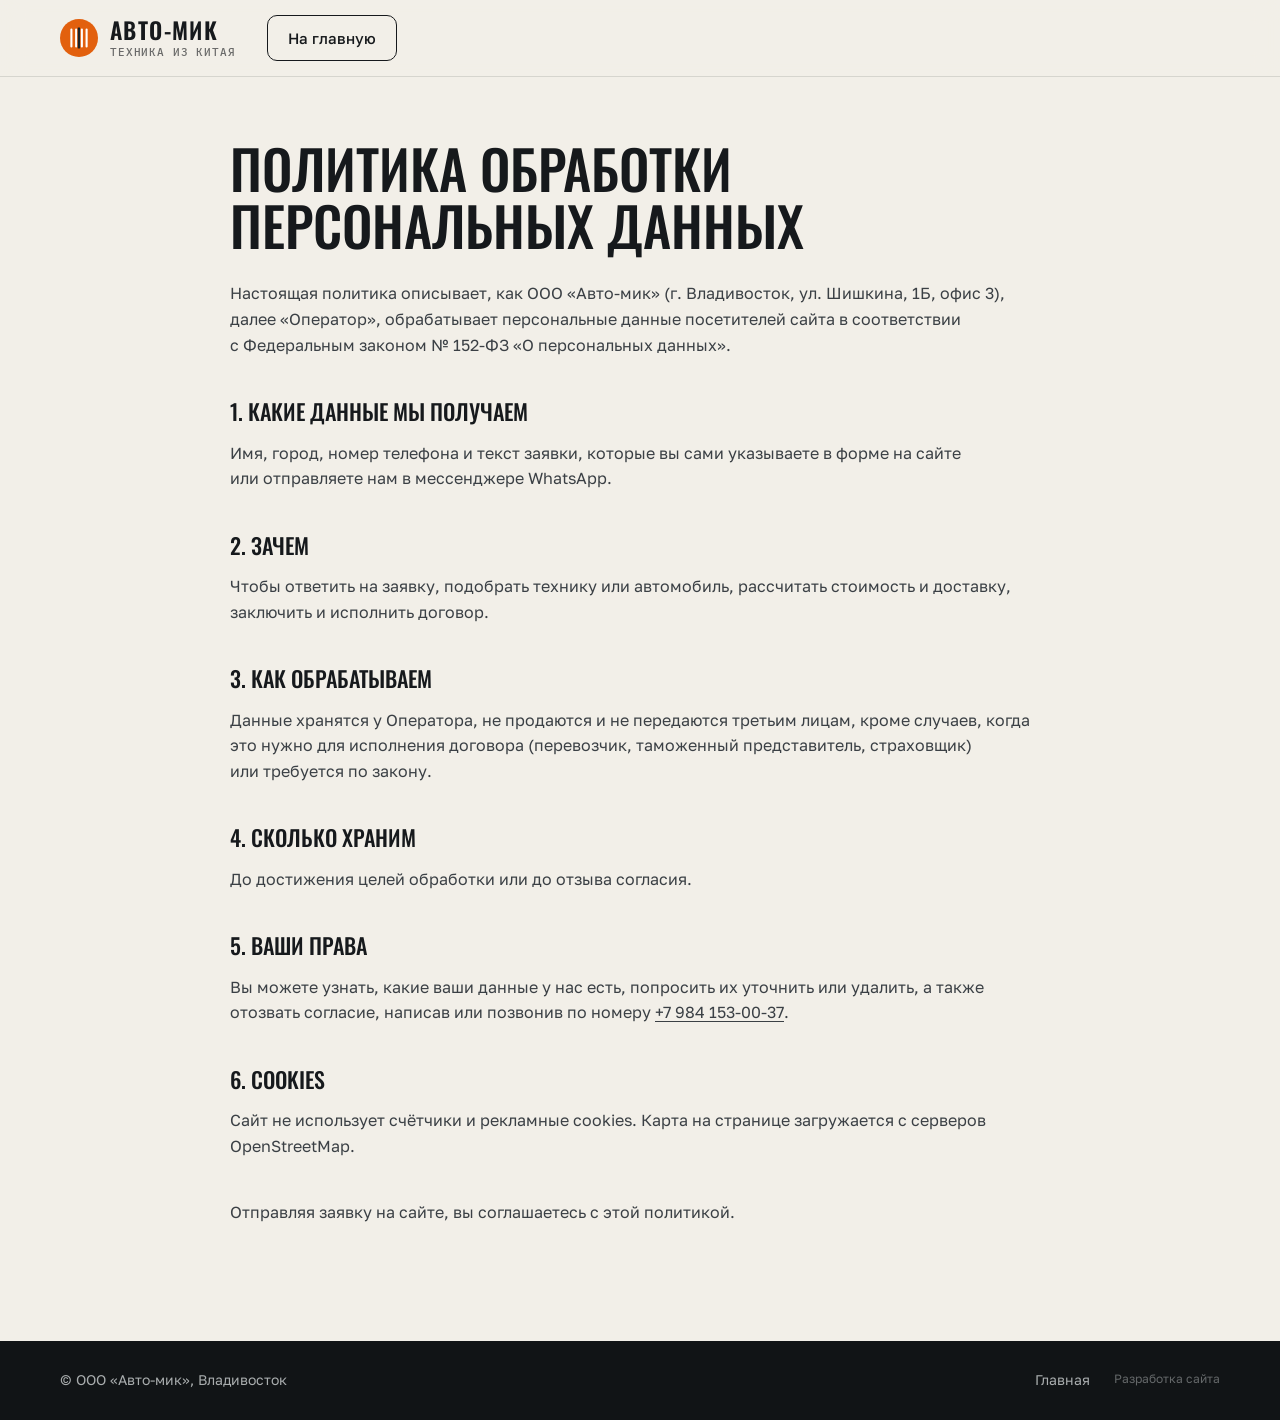
<file: avto-mik/politika.html>
<!doctype html>
<html lang="ru">
<head>
<meta charset="utf-8">
<meta name="viewport" content="width=device-width, initial-scale=1">
<meta name="robots" content="noindex, nofollow">
<title>Политика обработки персональных данных · Авто-мик, Владивосток</title>
<meta name="description" content="Политика обработки персональных данных ООО «Авто-мик», Владивосток.">
<link rel="icon" href="favicon.svg" type="image/svg+xml">
<link rel="stylesheet" href="style.css">
</head>
<body>
<header class="hdr is-solid">
  <div class="wrap hdr__in">
    <a href="./" class="logo" aria-label="Авто-мик, на главную">
      <svg class="logo__mark" viewBox="0 0 40 40" aria-hidden="true"><circle cx="20" cy="20" r="20" fill="#E2600E"/><g stroke="#fff" stroke-width="2.2" stroke-linecap="round"><path d="M12 11v18M17 11v18M23 11v18M28 11v18"/></g><path d="M19.9 9v22" stroke="#1C2125" stroke-width="2.4"/></svg>
      <span class="logo__t"><span class="logo__name">Авто-мик</span><span class="logo__sub">техника из Китая</span></span>
    </a>
    <div class="hdr__contacts"><a class="btn btn--line" href="./">На главную</a></div>
  </div>
</header>
<main class="wrap doc">
  <h1>Политика обработки персональных данных</h1>
  <p>Настоящая политика описывает, как ООО «Авто-мик» (г.&nbsp;Владивосток, ул.&nbsp;Шишкина, 1Б, офис&nbsp;3), далее «Оператор», обрабатывает персональные данные посетителей сайта в&nbsp;соответствии с&nbsp;Федеральным законом №&nbsp;152-ФЗ «О&nbsp;персональных данных».</p>
  <h2>1. Какие данные мы получаем</h2>
  <p>Имя, город, номер телефона и&nbsp;текст заявки, которые вы&nbsp;сами указываете в&nbsp;форме на&nbsp;сайте или&nbsp;отправляете нам в&nbsp;мессенджере WhatsApp.</p>
  <h2>2. Зачем</h2>
  <p>Чтобы ответить на&nbsp;заявку, подобрать технику или&nbsp;автомобиль, рассчитать стоимость и&nbsp;доставку, заключить и&nbsp;исполнить договор.</p>
  <h2>3. Как обрабатываем</h2>
  <p>Данные хранятся у&nbsp;Оператора, не&nbsp;продаются и&nbsp;не&nbsp;передаются третьим лицам, кроме случаев, когда это нужно для&nbsp;исполнения договора (перевозчик, таможенный представитель, страховщик) или&nbsp;требуется по&nbsp;закону.</p>
  <h2>4. Сколько храним</h2>
  <p>До&nbsp;достижения целей обработки или&nbsp;до&nbsp;отзыва согласия.</p>
  <h2>5. Ваши права</h2>
  <p>Вы&nbsp;можете узнать, какие ваши данные у&nbsp;нас есть, попросить их&nbsp;уточнить или&nbsp;удалить, а&nbsp;также отозвать согласие, написав или&nbsp;позвонив по&nbsp;номеру <a href="tel:+79841530037">+7&nbsp;984&nbsp;153-00-37</a>.</p>
  <h2>6. Cookies</h2>
  <p>Сайт не&nbsp;использует счётчики и&nbsp;рекламные cookies. Карта на&nbsp;странице загружается с&nbsp;серверов OpenStreetMap.</p>
  <p style="margin-top:40px">Отправляя заявку на&nbsp;сайте, вы&nbsp;соглашаетесь с&nbsp;этой политикой.</p>
</main>
<footer class="ftr"><div class="wrap ftr__in"><span>© ООО «Авто-мик», Владивосток</span><div class="ftr__l"><a href="./">Главная</a><a class="dev" href="https://staswebdesign.github.io/" target="_blank" rel="noopener">Разработка сайта</a></div></div></footer>
</body>
</html>
</file>
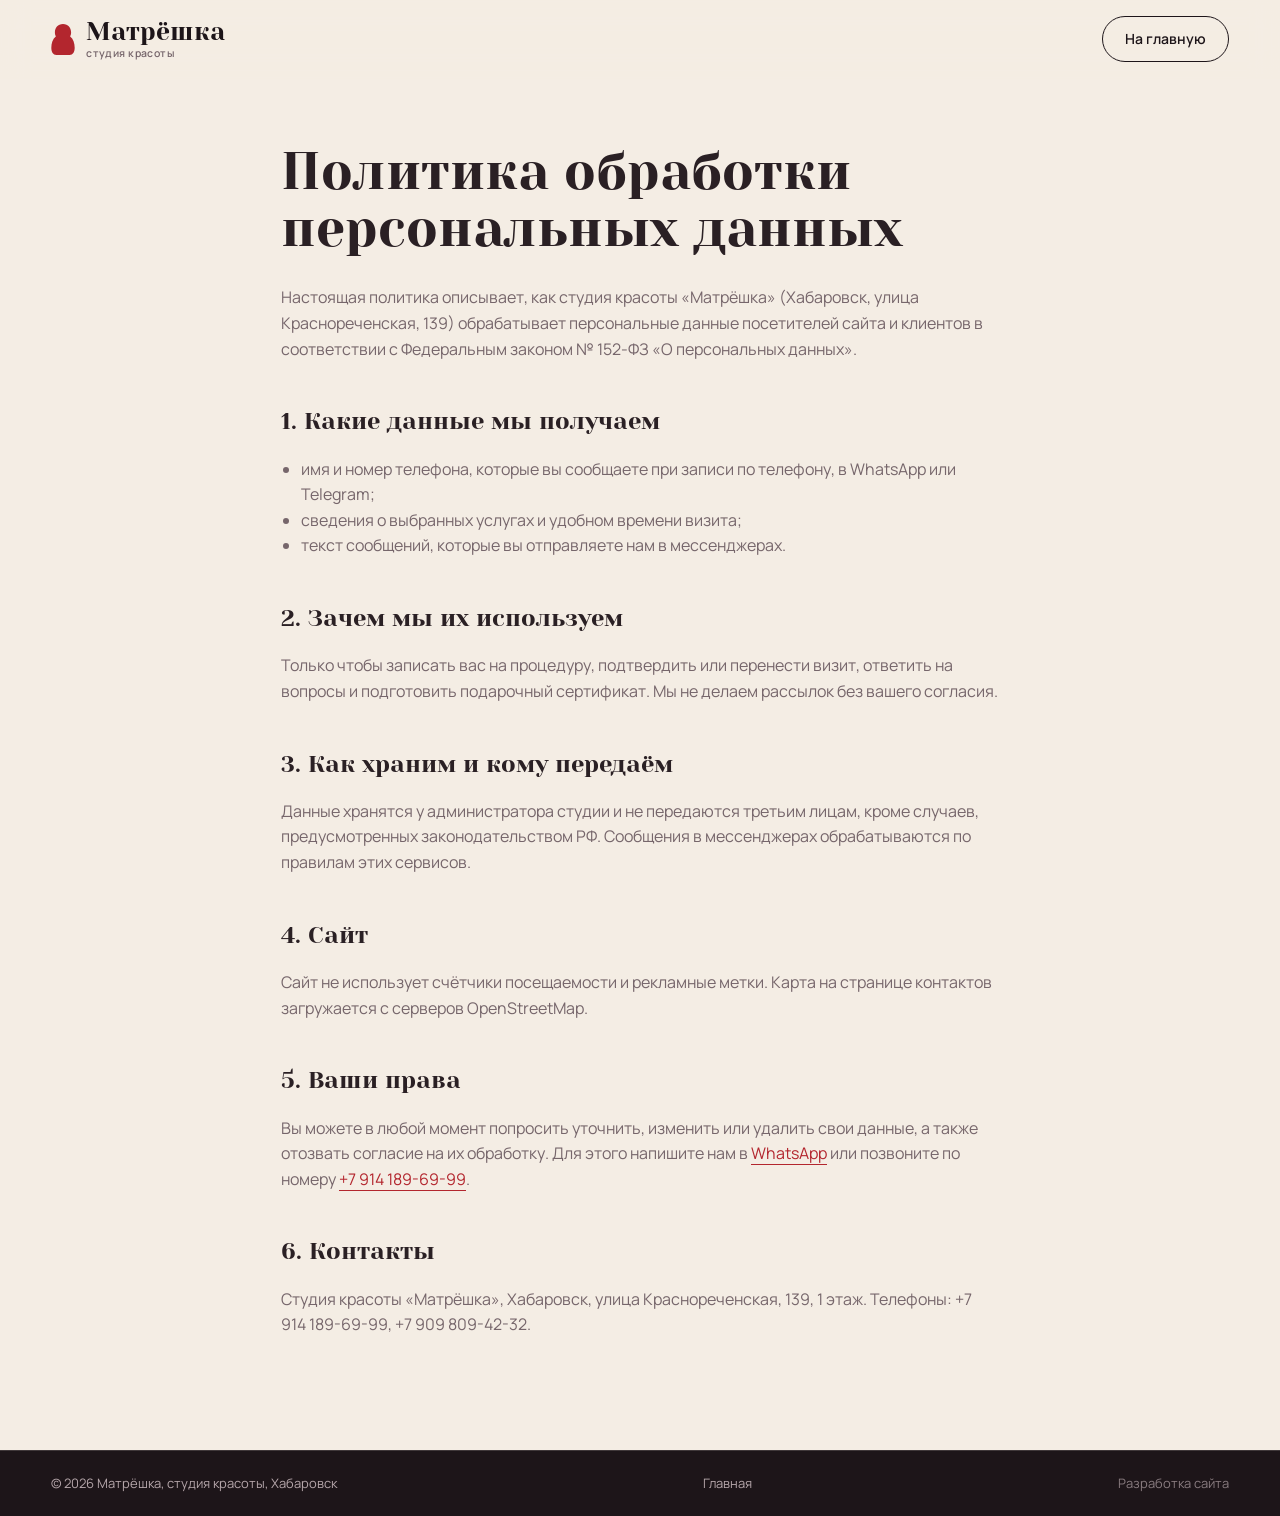
<file: matreshka/politika.html>
<!doctype html>
<html lang="ru">
<head>
<meta charset="utf-8">
<meta name="viewport" content="width=device-width, initial-scale=1">
<meta name="robots" content="noindex, nofollow">
<title>Политика конфиденциальности: студия красоты «Матрёшка», Хабаровск</title>
<meta name="description" content="Политика обработки персональных данных студии красоты «Матрёшка», Хабаровск, улица Краснореченская, 139.">
<link rel="icon" href="favicon.svg" type="image/svg+xml">
<link rel="stylesheet" href="style.css">
<style>
.doc{max-width:820px;margin:0 auto;padding:64px var(--pad) 96px}
.doc h1{font-family:var(--f-head);font-weight:400;font-size:clamp(32px,4.4vw,52px);line-height:1.1;margin:0 0 28px}
.doc h2{font-family:var(--f-head);font-weight:400;font-size:24px;margin:40px 0 12px}
.doc p,.doc li{color:var(--muted);font-size:16px}
.doc a{color:var(--red);border-bottom:1px solid currentColor}
.doc ul{padding-left:20px}
</style>
</head>
<body>
<header class="hdr">
  <div class="hdr__in wrap">
    <a href="./" class="logo" aria-label="На главную">
      <svg class="logo__mark" viewBox="0 0 100 130"><path d="M50,0 C72,0 84,15 84,36 C84,43 82,48 80,52 C93,62 99,80 99,100 C99,119 91,130 78,130 L22,130 C9,130 1,119 1,100 C1,80 7,62 20,52 C18,48 16,43 16,36 C16,15 28,0 50,0 Z"/></svg>
      <span class="logo__txt">Матрёшка<small>студия красоты</small></span>
    </a>
    <a class="btn btn--line btn--sm" href="./" style="margin-left:auto">На главную</a>
  </div>
</header>
<main class="doc">
  <h1>Политика обработки персональных данных</h1>
  <p>Настоящая политика описывает, как студия красоты «Матрёшка» (Хабаровск, улица Краснореченская, 139) обрабатывает персональные данные посетителей сайта и клиентов в соответствии с Федеральным законом № 152-ФЗ «О персональных данных».</p>
  <h2>1. Какие данные мы получаем</h2>
  <ul>
    <li>имя и номер телефона, которые вы сообщаете при записи по телефону, в WhatsApp или Telegram;</li>
    <li>сведения о выбранных услугах и удобном времени визита;</li>
    <li>текст сообщений, которые вы отправляете нам в мессенджерах.</li>
  </ul>
  <h2>2. Зачем мы их используем</h2>
  <p>Только чтобы записать вас на процедуру, подтвердить или перенести визит, ответить на вопросы и подготовить подарочный сертификат. Мы не делаем рассылок без вашего согласия.</p>
  <h2>3. Как храним и кому передаём</h2>
  <p>Данные хранятся у администратора студии и не передаются третьим лицам, кроме случаев, предусмотренных законодательством РФ. Сообщения в мессенджерах обрабатываются по правилам этих сервисов.</p>
  <h2>4. Сайт</h2>
  <p>Сайт не использует счётчики посещаемости и рекламные метки. Карта на странице контактов загружается с серверов OpenStreetMap.</p>
  <h2>5. Ваши права</h2>
  <p>Вы можете в любой момент попросить уточнить, изменить или удалить свои данные, а также отозвать согласие на их обработку. Для этого напишите нам в <a href="https://wa.me/79141896999" target="_blank" rel="noopener">WhatsApp</a> или позвоните по номеру <a href="tel:+79141896999">+7 914 189-69-99</a>.</p>
  <h2>6. Контакты</h2>
  <p>Студия красоты «Матрёшка», Хабаровск, улица Краснореченская, 139, 1 этаж. Телефоны: +7 914 189-69-99, +7 909 809-42-32.</p>
</main>
<footer class="ftr">
  <div class="wrap ftr__in">
    <span>© 2026 Матрёшка, студия красоты, Хабаровск</span>
    <a href="./">Главная</a>
    <a class="dev" href="https://staswebdesign.github.io/" target="_blank" rel="noopener">Разработка сайта</a>
  </div>
</footer>
</body>
</html>
</file>
<file: avto-mik/style.css>
@font-face{font-family:"Oswald";font-weight:500;font-display:swap;src:url(fonts/oswald-cyrillic-500-normal.woff2) format("woff2");unicode-range:U+0301,U+0400-045F,U+0490-0491,U+04B0-04B1,U+2116}
@font-face{font-family:"Oswald";font-weight:500;font-display:swap;src:url(fonts/oswald-latin-500-normal.woff2) format("woff2");unicode-range:U+0000-00FF,U+2000-206F,U+20AC,U+20BD,U+2122}
@font-face{font-family:"Oswald";font-weight:600;font-display:swap;src:url(fonts/oswald-cyrillic-600-normal.woff2) format("woff2");unicode-range:U+0301,U+0400-045F,U+0490-0491,U+04B0-04B1,U+2116}
@font-face{font-family:"Oswald";font-weight:600;font-display:swap;src:url(fonts/oswald-latin-600-normal.woff2) format("woff2");unicode-range:U+0000-00FF,U+2000-206F,U+20AC,U+20BD,U+2122}
@font-face{font-family:"Golos";font-weight:400;font-display:swap;src:url(fonts/golos-text-cyrillic-400-normal.woff2) format("woff2");unicode-range:U+0301,U+0400-045F,U+0490-0491,U+04B0-04B1,U+2116}
@font-face{font-family:"Golos";font-weight:400;font-display:swap;src:url(fonts/golos-text-latin-400-normal.woff2) format("woff2");unicode-range:U+0000-00FF,U+2000-206F,U+20AC,U+20BD,U+2122}
@font-face{font-family:"Golos";font-weight:500;font-display:swap;src:url(fonts/golos-text-cyrillic-500-normal.woff2) format("woff2");unicode-range:U+0301,U+0400-045F,U+0490-0491,U+04B0-04B1,U+2116}
@font-face{font-family:"Golos";font-weight:500;font-display:swap;src:url(fonts/golos-text-latin-500-normal.woff2) format("woff2");unicode-range:U+0000-00FF,U+2000-206F,U+20AC,U+20BD,U+2122}
@font-face{font-family:"Golos";font-weight:600;font-display:swap;src:url(fonts/golos-text-cyrillic-600-normal.woff2) format("woff2");unicode-range:U+0301,U+0400-045F,U+0490-0491,U+04B0-04B1,U+2116}
@font-face{font-family:"Golos";font-weight:600;font-display:swap;src:url(fonts/golos-text-latin-600-normal.woff2) format("woff2");unicode-range:U+0000-00FF,U+2000-206F,U+20AC,U+20BD,U+2122}
@font-face{font-family:"Plex Mono";font-weight:500;font-display:swap;src:url(fonts/ibm-plex-mono-cyrillic-500-normal.woff2) format("woff2");unicode-range:U+0301,U+0400-045F,U+0490-0491,U+04B0-04B1,U+2116}
@font-face{font-family:"Plex Mono";font-weight:500;font-display:swap;src:url(fonts/ibm-plex-mono-latin-500-normal.woff2) format("woff2");unicode-range:U+0000-00FF,U+2000-206F,U+20AC,U+20BD,U+2122}

:root{
  --paper:#F2EFE8;
  --paper-2:#E7E2D7;
  --card:#FBFAF6;
  --ink:#16191C;
  --ink-2:#3B4045;
  --muted:#6B6F70;
  --line:rgba(22,25,28,.12);
  --steel:#1C2125;
  --steel-2:#262C31;
  --steel-line:rgba(255,255,255,.1);
  --on-steel:#EDEBE6;
  --on-steel-2:#A9ADAE;
  --accent:#E2600E;
  --accent-ink:#B84A06;
  --accent-soft:#F7DFCC;
  --blue:#2448A0;
  --f-head:"Oswald","Arial Narrow",sans-serif;
  --f-text:"Golos",system-ui,sans-serif;
  --f-mono:"Plex Mono",ui-monospace,monospace;
  --ease:cubic-bezier(.22,.7,.2,1);
  --wrap:1240px;
  --pad:clamp(16px,4vw,40px);
  --sec:clamp(80px,10vw,136px);
  --r:14px;
}
*,*::before,*::after{box-sizing:border-box}
html{-webkit-text-size-adjust:100%;scrollbar-color:#9a958b var(--paper)}
html.lenis,html.lenis body{height:auto}
.lenis.lenis-smooth{scroll-behavior:auto!important}
body{margin:0;background:var(--paper);color:var(--ink);font:400 16px/1.6 var(--f-text);-webkit-font-smoothing:antialiased;overflow-x:clip}
::-webkit-scrollbar{width:10px;height:10px}
::-webkit-scrollbar-track{background:var(--paper)}
::-webkit-scrollbar-thumb{background:#a7a297;border-radius:10px;border:2px solid var(--paper)}
img{display:block;max-width:100%}
a{color:inherit;text-decoration:none}
button,input,select,textarea{font:inherit;color:inherit}
button{cursor:pointer;background:none;border:0;padding:0}
a,button,label,select,input{-webkit-tap-highlight-color:transparent}
:focus-visible{outline:2px solid var(--accent);outline-offset:3px;border-radius:6px}
.wrap{max-width:var(--wrap);margin:0 auto;padding:0 var(--pad)}
.nb{white-space:nowrap}
.mono{font-family:var(--f-mono);font-weight:500;letter-spacing:.02em}

/* ===== buttons ===== */
.btn{display:inline-flex;align-items:center;justify-content:center;gap:10px;height:54px;padding:0 26px;border-radius:10px;font-weight:500;font-size:16px;white-space:nowrap;transition:background-color .25s var(--ease),color .25s var(--ease),border-color .25s var(--ease),transform .2s var(--ease)}
.btn svg{width:18px;height:18px;flex:none;transition:transform .25s var(--ease)}
.btn:active{transform:scale(.98)}
.btn--acc{background:var(--accent);color:#fff}
.btn--acc:hover{background:var(--accent-ink)}
.btn--acc:hover svg{transform:translateX(3px)}
.btn--ghost{border:1px solid rgba(255,255,255,.28);color:var(--on-steel)}
.btn--ghost:hover{border-color:var(--on-steel);background:rgba(255,255,255,.06)}
.btn--line{border:1px solid var(--ink);color:var(--ink)}
.btn--line:hover{background:var(--ink);color:var(--paper)}
.btn--dark{background:var(--ink);color:var(--paper)}
.btn--dark:hover{background:#000}
.btn--wa{background:#1F9D55;color:#fff}
.btn--wa:hover{background:#16834a}

/* ===== header ===== */
.hdr{position:fixed;inset:0 0 auto;z-index:50;transition:background-color .35s var(--ease),box-shadow .35s var(--ease),color .35s var(--ease);color:var(--on-steel)}
.hdr__in{display:flex;align-items:center;gap:32px;height:76px}
.hdr{background:var(--steel)}
.hdr.is-solid{background:rgba(242,239,232,.92);backdrop-filter:blur(12px);-webkit-backdrop-filter:blur(12px);box-shadow:0 1px 0 var(--line);color:var(--ink)}
.logo{display:flex;align-items:center;gap:12px;flex:none}
.logo__mark{width:38px;height:38px;flex:none}
.logo__t{display:flex;flex-direction:column;line-height:1}
.logo__name{font:600 23px/1 var(--f-head);letter-spacing:.06em;text-transform:uppercase}
.logo__sub{font:500 10.5px/1 var(--f-mono);letter-spacing:.08em;opacity:.62;margin-top:5px;text-transform:uppercase}
.nav{display:flex;gap:26px;margin-left:auto;font-size:15px;white-space:nowrap}
.nav a{opacity:.82;transition:opacity .2s}
.nav a:hover{opacity:1}
.hdr__contacts{display:flex;align-items:center;gap:14px}
.hdr__tel{display:flex;flex-direction:column;line-height:1.2;text-align:right;white-space:nowrap}
.hdr__tel b{font-weight:500;font-size:16px;font-variant-numeric:tabular-nums}
.hdr__tel span{font-size:12px;opacity:.6}
.ico-btn{width:44px;height:44px;border-radius:50%;display:grid;place-items:center;border:1px solid currentColor;border-color:rgba(127,127,127,.35);transition:background-color .2s,border-color .2s}
.ico-btn:hover{border-color:currentColor}
.ico-btn svg{width:20px;height:20px}
.ico-btn--wa{background:#1F9D55;border-color:#1F9D55;color:#fff}
.ico-btn--wa:hover{background:#16834a;border-color:#16834a}
.hdr .btn{height:46px;padding:0 20px;font-size:15px}
.burger{display:none;width:46px;height:46px;border-radius:50%;border:1px solid rgba(127,127,127,.4);position:relative}
.burger i{position:absolute;left:14px;right:14px;height:1.5px;background:currentColor;transition:transform .35s var(--ease),opacity .2s}
.burger i:nth-child(1){top:18px}.burger i:nth-child(2){top:26px}
.menu-open .burger i:nth-child(1){transform:translateY(4px) rotate(45deg)}
.menu-open .burger i:nth-child(2){transform:translateY(-4px) rotate(-45deg)}

.mmenu{position:fixed;inset:0;z-index:45;background:var(--steel);color:var(--on-steel);padding:96px var(--pad) 28px;display:flex;flex-direction:column;gap:28px;opacity:0;visibility:hidden;transform:translateY(-8px);transition:opacity .35s var(--ease),transform .35s var(--ease),visibility 0s .35s;overflow-y:auto;
  background-image:repeating-linear-gradient(90deg,rgba(255,255,255,.025) 0 22px,rgba(0,0,0,.14) 22px 28px)}
.menu-open .mmenu{opacity:1;visibility:visible;transform:none;transition:opacity .35s var(--ease),transform .35s var(--ease)}
.menu-open .hdr{color:var(--on-steel);background:transparent;box-shadow:none;backdrop-filter:none}
.mmenu nav{display:flex;flex-direction:column}
.mmenu nav a{font:500 26px/1 var(--f-head);padding:14px 0;border-bottom:1px solid var(--steel-line);display:flex;justify-content:space-between;align-items:center}
.mmenu nav a span{font:500 12px var(--f-mono);color:var(--on-steel-2)}
.mmenu__c{display:grid;gap:10px;margin-top:auto}
.mmenu__c .btn{width:100%}
.mmenu__info{font-size:14px;color:var(--on-steel-2);line-height:1.5}

/* ===== hero: open container ===== */
.hero{position:relative;background:var(--steel);color:var(--on-steel);min-height:max(720px,100svh);display:grid;grid-template-columns:minmax(0,1.35fr) clamp(340px,27vw,410px) minmax(0,.75fr);overflow:hidden}
.door{position:relative;padding:130px clamp(24px,3.6vw,56px) 56px;display:flex;flex-direction:column;
  background-color:var(--steel);
  background-image:
   repeating-linear-gradient(90deg,rgba(255,255,255,.028) 0 26px,rgba(255,255,255,.055) 26px 28px,rgba(0,0,0,.2) 28px 34px,rgba(0,0,0,0) 34px 36px)}
.door::after{content:"";position:absolute;top:0;bottom:0;width:1px;background:rgba(255,255,255,.12)}
.door--l::after{right:0}
.door--r::after{left:0}
.door--l{justify-content:center;padding-right:clamp(56px,5.6vw,84px)}
.door--r{justify-content:flex-end;padding-left:clamp(56px,6vw,96px)}
.rods{position:absolute;top:0;bottom:0;width:44px;display:flex;justify-content:space-between;pointer-events:none}
.door--l .rods{right:16px}
.door--r .rods{left:16px}
.rods i{width:7px;height:100%;background:linear-gradient(90deg,#3a4248,#59626a 45%,#2b3136);border-radius:4px;position:relative}
.rods i::before,.rods i::after{content:"";position:absolute;left:-5px;width:17px;height:12px;border-radius:3px;background:#4a535a;box-shadow:inset 0 -2px 0 rgba(0,0,0,.25)}
.rods i::before{top:22%}.rods i::after{bottom:16%}
.opening{position:relative;overflow:hidden;background:#0d0f11;margin-top:76px}
.opening img{position:absolute;inset:0;width:100%;height:100%;object-fit:cover;object-position:50% 72%;transform:scale(1.08);transition:transform 2.2s var(--ease)}
.opening::before,.opening::after{content:"";position:absolute;top:0;bottom:0;width:50.5%;z-index:2;background:var(--steel);
  background-image:repeating-linear-gradient(90deg,rgba(255,255,255,.028) 0 26px,rgba(255,255,255,.055) 26px 28px,rgba(0,0,0,.2) 28px 34px,rgba(0,0,0,0) 34px 36px);
  transition:transform 1.5s var(--ease) .25s}
.opening::before{left:0;box-shadow:inset -1px 0 0 rgba(255,255,255,.12)}
.opening::after{right:0}
.is-open .opening::before{transform:translateX(-101%)}
.is-open .opening::after{transform:translateX(101%)}
.is-open .opening img{transform:scale(1)}
.opening__tag{position:absolute;z-index:3;left:16px;bottom:16px;right:16px;display:flex;justify-content:space-between;gap:12px;font:500 11px/1.3 var(--f-mono);letter-spacing:.06em;color:#fff;text-transform:uppercase;opacity:0;transition:opacity .6s var(--ease) 1.4s}
.opening__tag span{background:rgba(14,16,18,.72);backdrop-filter:blur(6px);-webkit-backdrop-filter:blur(6px);padding:8px 10px;border-radius:6px}
.is-open .opening__tag{opacity:1}

.plate{display:inline-flex;align-items:center;gap:10px;font:500 12px/1 var(--f-mono);letter-spacing:.08em;text-transform:uppercase;color:var(--on-steel-2);border:1px solid rgba(255,255,255,.18);border-radius:6px;padding:9px 12px;align-self:flex-start}
.plate b{color:var(--accent);font-weight:500}
.hero h1{font:500 clamp(44px,4.3vw,66px)/1.02 var(--f-head);text-transform:uppercase;letter-spacing:.005em;margin:24px 0 22px}
.hero h1 em{font-style:normal;color:var(--accent)}
.hero__lead{font-size:17px;line-height:1.6;color:var(--on-steel-2);max-width:31em;margin:0 0 34px}
.hero__lead b{color:var(--on-steel);font-weight:500}
.hero__btns{display:grid;grid-template-columns:1fr 1fr;gap:12px;max-width:470px}
.hero__btns .btn{width:100%}
.facts{display:grid;gap:0;border-top:1px solid var(--steel-line)}
.fact{display:grid;grid-template-columns:auto 1fr;align-items:baseline;gap:4px 16px;padding:18px 0;border-bottom:1px solid var(--steel-line)}
.fact b{font:500 40px/1 var(--f-head);color:var(--on-steel);font-variant-numeric:tabular-nums}
.fact b small{font-size:.5em;color:var(--accent);margin-left:2px}
.fact span{font-size:14px;color:var(--on-steel-2);line-height:1.35}
.door--r .btn-yt{margin-top:26px;display:flex;align-items:center;gap:12px;font-size:14px;color:var(--on-steel-2);transition:color .2s}
.door--r .btn-yt:hover{color:var(--on-steel)}
.btn-yt svg{width:30px;height:30px;flex:none;color:#fff;background:#C4302B;border-radius:8px;padding:7px}
.csc{margin-top:28px;border:1px solid rgba(255,255,255,.18);border-radius:8px;padding:12px 14px;font:500 11px/1.65 var(--f-mono);letter-spacing:.06em;color:var(--on-steel-2);text-transform:uppercase}
.csc b{color:var(--on-steel);font-weight:500}

[data-in]{opacity:0;transform:translateY(16px);transition:opacity .8s var(--ease),transform .8s var(--ease)}
.is-open [data-in]{opacity:1;transform:none}
.is-open [data-in="2"]{transition-delay:.12s}.is-open [data-in="3"]{transition-delay:.24s}.is-open [data-in="4"]{transition-delay:.36s}.is-open [data-in="5"]{transition-delay:.5s}

/* ===== ticker ===== */
.ticker{background:var(--accent);color:#fff;overflow:hidden;white-space:nowrap;border-block:1px solid rgba(0,0,0,.08)}
.ticker__track{display:inline-flex;animation:tick 42s linear infinite;padding:16px 0}
.ticker__track span{font:500 19px/1 var(--f-head);text-transform:uppercase;letter-spacing:.04em;padding:0 22px;display:inline-flex;align-items:center;gap:44px}
.ticker__track span::after{content:"";width:8px;height:8px;background:#fff;opacity:.6;transform:rotate(45deg)}
@keyframes tick{to{transform:translateX(-50%)}}

/* ===== sections ===== */
.sec{padding:var(--sec) 0}
.sec--alt{background:var(--paper-2)}
.sec--dark{background:var(--steel);color:var(--on-steel)}
.eyebrow{display:inline-flex;align-items:center;gap:10px;font:500 12px/1 var(--f-mono);letter-spacing:.08em;text-transform:uppercase;color:var(--muted);margin-bottom:20px}
.eyebrow::before{content:"";width:18px;height:2px;background:var(--accent)}
.sec--dark .eyebrow{color:var(--on-steel-2)}
.h2{font:500 clamp(32px,3.6vw,54px)/1.06 var(--f-head);text-transform:uppercase;letter-spacing:.005em;margin:0;max-width:16em}
.h2 em{font-style:normal;color:var(--accent-ink)}
.sec--dark .h2 em{color:var(--accent)}
.sec-head{display:flex;justify-content:space-between;align-items:flex-end;gap:40px;margin-bottom:clamp(40px,5vw,64px)}
.sec-head p{max-width:28em;margin:0;color:var(--ink-2)}
.sec--dark .sec-head p{color:var(--on-steel-2)}
.reveal{opacity:0;transform:translateY(24px);transition:opacity .9s var(--ease),transform .9s var(--ease)}
.reveal.in{opacity:1;transform:none}

/* ===== catalog ===== */
.tabs{display:flex;gap:8px;flex-wrap:wrap;margin-bottom:28px}
.tab{height:42px;padding:0 18px;border-radius:999px;border:1px solid var(--line);font-size:15px;color:var(--ink-2);transition:background-color .2s,color .2s,border-color .2s;display:inline-flex;align-items:center;gap:8px}
.tab sup{font:500 11px var(--f-mono);opacity:.6;top:0}
.tab:hover{border-color:var(--ink)}
.tab.is-on{background:var(--ink);color:var(--paper);border-color:var(--ink)}
.cat{display:grid;grid-template-columns:repeat(30,minmax(0,1fr));gap:20px}
.item{grid-column:span 10}
.item.big{grid-column:span 15}
.item.big .item__ph{aspect-ratio:16/10}
.item.sm{grid-column:span 6}
.item.sm .item__b{padding:16px 16px 18px}
.item.sm h3{font-size:19px}
.item.sm p{font-size:14px;margin-bottom:14px}
.item.sm .price{font-size:20px}
.item.sm .item__f{flex-direction:column;align-items:flex-start;gap:10px;padding-top:12px}
.cat-sub{grid-column:1/-1;display:flex;align-items:baseline;gap:14px;margin:28px 0 0;font:500 22px/1.2 var(--f-head);text-transform:uppercase}
.cat-sub span{font:400 15px var(--f-text);text-transform:none;color:var(--muted)}
.cat.f-nav .cat-sub{margin-top:0}
.cat-sub.is-hidden{display:none}
.item{background:var(--card);border-radius:var(--r);overflow:hidden;display:flex;flex-direction:column;border:1px solid var(--line);transition:border-color .25s}
.item:hover{border-color:rgba(22,25,28,.3)}
.item.is-hidden{display:none}
.item__ph{aspect-ratio:4/3;overflow:hidden;position:relative;background:var(--paper-2)}
.item__ph img{width:100%;height:100%;object-fit:cover;transition:transform .8s var(--ease)}
.item:hover .item__ph img{transform:scale(1.04)}
.item__tag{position:absolute;left:14px;top:14px;font:500 11px/1 var(--f-mono);letter-spacing:.06em;text-transform:uppercase;background:var(--card);color:var(--ink);padding:7px 9px;border-radius:6px}
.item__b{padding:20px 22px 22px;display:flex;flex-direction:column;flex:1}
.item h3{font:500 23px/1.15 var(--f-head);text-transform:uppercase;margin:0 0 8px}
.item p{margin:0 0 18px;font-size:15px;color:var(--muted);line-height:1.5}
.item__f{margin-top:auto;display:flex;align-items:center;justify-content:space-between;gap:12px;padding-top:16px;border-top:1px solid var(--line)}
.price{font:500 24px/1 var(--f-head);font-variant-numeric:tabular-nums;white-space:nowrap}
.price small{font:400 14px var(--f-text);color:var(--muted);margin-right:4px}
.item__f a{display:inline-flex;align-items:center;gap:6px;font-size:15px;font-weight:500;color:var(--accent-ink);white-space:nowrap}
.item__f a svg{width:16px;height:16px;transition:transform .25s var(--ease)}
.item__f a:hover svg{transform:translateX(3px)}
.cat-note{margin-top:28px;display:flex;flex-wrap:wrap;gap:12px 28px;align-items:center;justify-content:space-between;padding:22px 26px;border-radius:var(--r);border:1px dashed rgba(22,25,28,.3)}
.cat-note p{margin:0;max-width:44em;color:var(--ink-2)}

/* ===== calc ===== */
.calc{display:grid;grid-template-columns:minmax(0,1.35fr) minmax(0,1fr);gap:clamp(24px,4vw,56px);align-items:start}
.step{margin-bottom:36px}
.step__h{display:flex;align-items:baseline;gap:14px;margin-bottom:16px}
.step__h span{font:500 12px var(--f-mono);color:var(--accent);letter-spacing:.06em}
.step__h h3{font:500 22px/1.2 var(--f-head);text-transform:uppercase;margin:0}
.opts{display:grid;grid-template-columns:repeat(auto-fill,minmax(210px,1fr));gap:10px}
.opt{position:relative;display:block;cursor:pointer}
.opt input{position:absolute;opacity:0;pointer-events:none}
.opt__in{display:flex;flex-direction:column;gap:6px;height:100%;padding:16px 18px;border-radius:12px;border:1px solid var(--steel-line);background:var(--steel-2);transition:border-color .2s,background-color .2s}
.opt__in b{font-weight:500;font-size:16px;line-height:1.3}
.opt__in small{font:500 13px var(--f-mono);color:var(--on-steel-2)}
.opt:hover .opt__in{border-color:rgba(255,255,255,.3)}
.opt input:checked+.opt__in{border-color:var(--accent);background:#2d2a27;box-shadow:inset 0 0 0 1px var(--accent)}
.opt input:focus-visible+.opt__in{outline:2px solid var(--accent);outline-offset:2px}
.opt input:disabled+.opt__in{opacity:.38;cursor:not-allowed}
.opt__chk{position:absolute;right:14px;top:14px;width:20px;height:20px;border-radius:6px;border:1.5px solid rgba(255,255,255,.35);display:grid;place-items:center;transition:background-color .2s,border-color .2s}
.opt__chk svg{width:13px;height:13px;opacity:0;color:#fff}
.opt input:checked~.opt__chk{background:var(--accent);border-color:var(--accent)}
.opt input:checked~.opt__chk svg{opacity:1}
.opt input[type=radio]~.opt__chk{border-radius:50%}
.calc__hint{font-size:14px;color:var(--on-steel-2);margin:-4px 0 0}
.sel{position:relative}
.sel select{appearance:none;-webkit-appearance:none;width:100%;height:56px;border-radius:12px;border:1px solid var(--steel-line);background:var(--steel-2);padding:0 48px 0 18px;font-size:16px;color:var(--on-steel);cursor:pointer}
.sel select:focus{border-color:var(--accent);outline:none}
.sel select option{background:var(--steel-2);color:var(--on-steel)}
.sel::after{content:"";position:absolute;right:20px;top:50%;width:8px;height:8px;border-right:1.5px solid var(--on-steel-2);border-bottom:1.5px solid var(--on-steel-2);transform:translateY(-70%) rotate(45deg);pointer-events:none}

.waybill{position:sticky;top:100px;background:var(--paper);color:var(--ink);border-radius:var(--r);padding:28px;font-size:15px}
.waybill::before{content:"";position:absolute;left:0;right:0;top:-1px;height:10px;background:radial-gradient(circle at 8px -2px,var(--steel) 7px,transparent 7.5px) 0 0/16px 10px repeat-x;border-radius:var(--r) var(--r) 0 0}
.wb__top{display:flex;justify-content:space-between;align-items:center;font:500 11px var(--f-mono);letter-spacing:.08em;text-transform:uppercase;color:var(--muted);padding-bottom:16px;border-bottom:1px solid var(--line)}
.wb__route{display:flex;align-items:center;gap:10px;margin:18px 0 6px;font:500 20px/1.1 var(--f-head);text-transform:uppercase}
.wb__route i{flex:1;height:2px;background:repeating-linear-gradient(90deg,var(--accent) 0 8px,transparent 8px 14px);min-width:20px}
.wb__rows{list-style:none;margin:16px 0 0;padding:0}
.wb__rows li{display:flex;justify-content:space-between;gap:16px;padding:11px 0;border-bottom:1px dashed var(--line)}
.wb__rows li span{color:var(--ink-2)}
.wb__rows li b{font-weight:500;font-variant-numeric:tabular-nums;white-space:nowrap}
.wb__total{display:flex;justify-content:space-between;align-items:flex-end;gap:12px;margin:22px 0 10px}
.wb__total div{display:flex;flex-direction:column;gap:12px;align-items:flex-start}
.wb__total span{font:500 12px var(--f-mono);letter-spacing:.06em;text-transform:uppercase;color:var(--muted)}
.wb__total b{font:500 clamp(32px,3.2vw,42px)/1 var(--f-head);font-variant-numeric:tabular-nums;white-space:nowrap}
.wb__note{font-size:13px;color:var(--muted);line-height:1.5;margin:0 0 20px}
.waybill .btn{width:100%}
.wb__stamp{display:inline-block;transform:rotate(-6deg);font:500 11px/1.2 var(--f-mono);letter-spacing:.08em;color:var(--accent-ink);border:1.5px solid currentColor;border-radius:6px;padding:6px 8px;text-transform:uppercase;opacity:.8;text-align:center}

/* ===== inspection ===== */
.insp{display:grid;grid-template-columns:minmax(0,1.25fr) minmax(0,1fr);gap:clamp(24px,4vw,56px);align-items:start}
.insp__view{position:relative;border-radius:var(--r);overflow:hidden;background:#111;aspect-ratio:5/4;width:100%}
.insp__view img{position:absolute;inset:0;width:100%;height:100%;object-fit:cover;opacity:0;transition:opacity .6s var(--ease),transform 1.2s var(--ease);transform:scale(1.04)}
.insp__view img.is-on{opacity:1;transform:none}
.insp__bar{position:absolute;left:14px;right:14px;top:14px;display:flex;justify-content:space-between;gap:10px;z-index:2;font:500 11px/1 var(--f-mono);letter-spacing:.06em;text-transform:uppercase;color:#fff}
.insp__bar span{background:rgba(14,16,18,.72);backdrop-filter:blur(6px);-webkit-backdrop-filter:blur(6px);padding:8px 10px;border-radius:6px;display:inline-flex;align-items:center;gap:8px}
.rec{width:8px;height:8px;border-radius:50%;background:#E5483B}
.insp__list{display:flex;flex-direction:column;border-top:1px solid var(--line)}
.ins{display:block;width:100%;text-align:left;padding:18px 0;border-bottom:1px solid var(--line)}
.ins__h{display:flex;align-items:center;gap:14px}
.ins__h span{font:500 12px var(--f-mono);color:var(--muted);width:24px}
.ins__h b{font:500 21px/1.2 var(--f-head);text-transform:uppercase;transition:color .2s}
.ins__h svg{margin-left:auto;width:18px;height:18px;color:var(--muted);transition:transform .35s var(--ease)}
.ins__p{display:grid;grid-template-rows:0fr;transition:grid-template-rows .45s var(--ease)}
.ins__p>div{overflow:hidden}
.ins__p p{margin:10px 0 2px 38px;color:var(--ink-2);font-size:15px}
.ins.is-on .ins__p{grid-template-rows:1fr}
.ins.is-on .ins__h b{color:var(--accent-ink)}
.ins.is-on .ins__h svg{transform:rotate(45deg);color:var(--accent-ink)}
.ins:not(.is-on):hover .ins__h b{color:var(--ink-2)}
.insp__foot{margin-top:24px;font-size:15px;color:var(--ink-2)}

/* ===== route ===== */
.route{position:relative}
.route__line{display:grid;grid-template-columns:repeat(6,1fr);gap:16px;position:relative;counter-reset:st}
.route__line::before{content:"";position:absolute;left:0;right:0;top:21px;height:2px;background:repeating-linear-gradient(90deg,rgba(255,255,255,.35) 0 8px,transparent 8px 14px)}
.st{position:relative;padding-top:64px}
.st::before{counter-increment:st;content:"0" counter(st);position:absolute;top:0;left:0;width:44px;height:44px;border-radius:50%;background:var(--steel);border:1.5px solid rgba(255,255,255,.4);display:grid;place-items:center;font:500 13px var(--f-mono);color:var(--on-steel)}
.st.is-key::before{background:var(--accent);border-color:var(--accent);color:#fff}
.st h3{font:500 20px/1.2 var(--f-head);text-transform:uppercase;margin:0 0 10px}
.st p{margin:0;font-size:15px;color:var(--on-steel-2);line-height:1.55}
.st small{display:block;margin-top:10px;font:500 11px/1.3 var(--f-mono);letter-spacing:.06em;text-transform:uppercase;color:var(--accent)}
.route__ph{display:grid;grid-template-columns:1.4fr 1fr 1fr;gap:16px;margin-top:clamp(48px,6vw,72px)}
.route__ph figure{margin:0;position:relative;border-radius:var(--r);overflow:hidden;height:clamp(220px,24vw,330px)}
.route__ph img{width:100%;height:100%;object-fit:cover}
.route__ph figcaption{position:absolute;left:12px;bottom:12px;font:500 11px/1 var(--f-mono);letter-spacing:.06em;text-transform:uppercase;background:rgba(14,16,18,.72);color:#fff;padding:8px 10px;border-radius:6px;backdrop-filter:blur(6px);-webkit-backdrop-filter:blur(6px)}

/* ===== auto / auction ===== */
.auto{display:grid;grid-template-columns:minmax(0,1fr) minmax(0,1.05fr);gap:clamp(28px,5vw,72px);align-items:center}
.auto__text p{color:var(--ink-2);margin:22px 0 0;max-width:32em}
.auto__list{list-style:none;padding:0;margin:28px 0 32px;display:grid;gap:12px}
.auto__list li{display:flex;gap:12px;align-items:flex-start}
.auto__list svg{width:20px;height:20px;flex:none;color:var(--accent-ink);margin-top:2px}
.auto__price{display:flex;align-items:center;gap:24px;flex-wrap:wrap}
.auto__price .price{font-size:30px}
.sheet{background:var(--card);border:1px solid var(--line);border-radius:var(--r);padding:clamp(20px,3vw,32px);position:relative}
.sheet__top{display:flex;justify-content:space-between;gap:12px;font:500 11px var(--f-mono);letter-spacing:.08em;text-transform:uppercase;color:var(--muted);padding-bottom:16px;border-bottom:1px solid var(--line)}
.sheet h3{font:500 24px/1.15 var(--f-head);text-transform:uppercase;margin:20px 0 6px}
.sheet>p{margin:0 0 20px;color:var(--muted);font-size:15px}
.grades{display:grid;grid-template-columns:repeat(8,1fr);gap:6px}
.grade{height:58px;border-radius:10px;border:1px solid var(--line);font:500 22px/1 var(--f-head);transition:background-color .2s,color .2s,border-color .2s}
.grade:hover{border-color:var(--ink)}
.grade.is-on{background:var(--ink);color:var(--paper);border-color:var(--ink)}
.grade-out{margin-top:20px;display:grid;grid-template-columns:auto 1fr;gap:18px;align-items:start;padding:20px;border-radius:12px;background:var(--paper)}
.grade-out__big{font:600 64px/0.9 var(--f-head);color:var(--accent-ink);min-width:1.4em;text-align:center}
.grade-out h4{margin:0 0 6px;font-size:17px;font-weight:500}
.grade-out p{margin:0;font-size:15px;color:var(--ink-2);line-height:1.5}
.meter{margin-top:14px;height:6px;border-radius:6px;background:var(--paper-2);overflow:hidden}
.meter i{display:block;height:100%;background:var(--accent);border-radius:6px;transition:width .6s var(--ease)}
.meter-l{display:flex;justify-content:space-between;font:500 11px var(--f-mono);color:var(--muted);margin-top:6px;letter-spacing:.04em;text-transform:uppercase}

/* ===== why ===== */
.why{display:grid;grid-template-columns:minmax(0,1fr) minmax(0,1fr);gap:clamp(28px,5vw,72px);align-items:center}
.why__ph{position:relative;border-radius:var(--r);overflow:hidden;aspect-ratio:1/1.05}
.why__ph img{width:100%;height:100%;object-fit:cover}
.why__badge{position:absolute;left:18px;bottom:18px;right:18px;background:rgba(242,239,232,.94);backdrop-filter:blur(8px);-webkit-backdrop-filter:blur(8px);border-radius:12px;padding:16px 18px;display:flex;align-items:center;gap:16px}
.why__badge b{font:600 44px/1 var(--f-head);color:var(--accent-ink)}
.why__badge span{font-size:14px;line-height:1.4;color:var(--ink-2)}
.why__grid{display:grid;grid-template-columns:1fr 1fr;gap:0;margin-top:36px;border-top:1px solid var(--line)}
.why__it{padding:22px 20px 22px 0;border-bottom:1px solid var(--line)}
.why__it:nth-child(odd){border-right:1px solid var(--line)}
.why__it:nth-child(even){padding-left:22px;padding-right:0}
.why__it svg{width:22px;height:22px;color:var(--accent-ink);margin-bottom:12px}
.why__it h3{font-size:17px;font-weight:500;margin:0 0 6px;line-height:1.3}
.why__it p{margin:0;font-size:14.5px;color:var(--muted);line-height:1.5}
.pay{display:flex;flex-wrap:wrap;gap:8px;margin-top:24px}
.pay span{font-size:14px;border:1px solid var(--line);border-radius:999px;padding:7px 14px;color:var(--ink-2)}

/* ===== reviews ===== */
.rv-head{display:grid;grid-template-columns:minmax(0,1.4fr) auto;gap:40px;align-items:end;margin-bottom:clamp(40px,5vw,60px)}
.rv-quote{font:500 clamp(30px,3.4vw,50px)/1.1 var(--f-head);text-transform:uppercase;margin:0}
.rv-quote span{color:var(--accent-ink)}
.rv-rate{display:flex;align-items:center;gap:18px;padding:18px 22px;border-radius:var(--r);background:var(--card);border:1px solid var(--line)}
.rv-rate b{font:600 52px/1 var(--f-head)}
.stars{display:flex;gap:3px;color:var(--accent)}
.stars svg{width:16px;height:16px}
.rv-rate small{display:block;font-size:13px;color:var(--muted);margin-top:4px}
.rv-grid{display:grid;grid-template-columns:repeat(3,minmax(0,1fr));gap:20px;align-items:start}
.rv-col{display:grid;gap:20px}
.rv{background:var(--card);border:1px solid var(--line);border-radius:var(--r);padding:24px}
.rv__top{display:flex;justify-content:space-between;align-items:center;gap:12px;margin-bottom:14px}
.rv__tag{font:500 11px/1 var(--f-mono);letter-spacing:.06em;text-transform:uppercase;color:var(--accent-ink);background:var(--accent-soft);padding:6px 8px;border-radius:6px}
.rv p{margin:0 0 18px;font-size:16px;line-height:1.55}
.rv__who{display:flex;align-items:center;gap:12px;font-size:14px}
.rv__av{width:36px;height:36px;border-radius:50%;background:var(--paper-2);display:grid;place-items:center;font:500 14px var(--f-head);color:var(--ink-2)}
.rv__who small{display:block;color:var(--muted);font-size:13px}
.rv--photo{padding:0;overflow:hidden}
.rv--photo img{width:100%;aspect-ratio:4/3;object-fit:cover}
.rv--photo>div{padding:20px 24px 24px}
.rv-more{display:flex;justify-content:center;margin-top:40px}

/* ===== faq ===== */
.faq{display:grid;grid-template-columns:minmax(0,.8fr) minmax(0,1.2fr);gap:clamp(28px,5vw,80px);align-items:start}
.faq__side p{color:var(--ink-2);margin:22px 0 28px;max-width:24em}
.qa{border-bottom:1px solid var(--line)}
.qa:first-child{border-top:1px solid var(--line)}
.qa button{width:100%;display:flex;justify-content:space-between;align-items:center;gap:20px;padding:22px 0;text-align:left;font-size:18px;font-weight:500;line-height:1.35}
.qa button i{width:32px;height:32px;flex:none;border-radius:50%;border:1px solid var(--line);position:relative;transition:background-color .25s,border-color .25s}
.qa button i::before,.qa button i::after{content:"";position:absolute;left:50%;top:50%;width:12px;height:1.5px;background:currentColor;transform:translate(-50%,-50%);transition:transform .35s var(--ease)}
.qa button i::after{transform:translate(-50%,-50%) rotate(90deg)}
.qa.is-on button i{background:var(--ink);color:var(--paper);border-color:var(--ink)}
.qa.is-on button i::after{transform:translate(-50%,-50%) rotate(0)}
.qa__a{display:grid;grid-template-rows:0fr;transition:grid-template-rows .45s var(--ease)}
.qa__a>div{overflow:hidden}
.qa__a p{margin:0 52px 24px 0;color:var(--ink-2)}
.qa.is-on .qa__a{grid-template-rows:1fr}

/* ===== form ===== */
.order{display:grid;grid-template-columns:minmax(0,1fr) minmax(0,1fr);gap:clamp(28px,5vw,72px);align-items:start}
.order__side p{color:var(--on-steel-2);margin:22px 0 0;max-width:28em}
.order__side ul{list-style:none;padding:0;margin:28px 0 0;display:grid;gap:14px}
.order__side li{display:flex;gap:12px;color:var(--on-steel)}
.order__side li svg{width:20px;height:20px;flex:none;color:var(--accent);margin-top:2px}
.form{background:var(--steel-2);border:1px solid var(--steel-line);border-radius:var(--r);padding:clamp(20px,3vw,32px);display:grid;gap:14px}
.fld label{display:block;font-size:14px;color:var(--on-steel-2);margin-bottom:8px}
.fld input,.fld textarea{width:100%;height:56px;border-radius:12px;border:1px solid var(--steel-line);background:var(--steel);padding:0 18px;font-size:16px;color:var(--on-steel);transition:border-color .2s}
.fld textarea{height:96px;padding:14px 18px;resize:vertical}
.fld input:focus,.fld textarea:focus{outline:none;border-color:var(--accent)}
.fld input::placeholder,.fld textarea::placeholder{color:#7d8285}
.chips{display:flex;flex-wrap:wrap;gap:8px}
.chip{position:relative}
.chip input{position:absolute;opacity:0;pointer-events:none}
.chip span{display:inline-flex;height:40px;align-items:center;padding:0 14px;border-radius:999px;border:1px solid var(--steel-line);font-size:14px;cursor:pointer;transition:background-color .2s,border-color .2s,color .2s}
.chip input:checked+span{background:var(--accent);border-color:var(--accent);color:#fff}
.chip input:focus-visible+span{outline:2px solid var(--accent);outline-offset:2px}
.f2{display:grid;grid-template-columns:1fr 1fr;gap:14px}
.form .btn{width:100%;margin-top:6px}
.agree{font-size:13px;color:var(--on-steel-2);line-height:1.5;margin:0}
.agree a{text-decoration:underline;text-underline-offset:3px}

/* ===== contacts ===== */
.cont{display:grid;grid-template-columns:minmax(0,.9fr) minmax(0,1.1fr);gap:20px;align-items:stretch}
.cont__card{background:var(--card);border:1px solid var(--line);border-radius:var(--r);padding:clamp(22px,3vw,36px);display:flex;flex-direction:column}
.cont__row{padding:16px 0;border-bottom:1px solid var(--line);display:grid;grid-template-columns:120px 1fr;gap:12px}
.cont__row:first-of-type{padding-top:0}
.cont__row span{font:500 12px/1.6 var(--f-mono);letter-spacing:.06em;text-transform:uppercase;color:var(--muted)}
.cont__row div{font-size:16px;line-height:1.5}
.cont__row a:hover{color:var(--accent-ink)}
.hours{display:grid;grid-template-columns:auto auto;justify-content:start;gap:2px 18px;font-variant-numeric:tabular-nums}
.hours .off{color:var(--muted)}
.cont__btns{display:grid;grid-template-columns:1fr 1fr;gap:10px;margin-top:24px}
.cont__btns .btn{width:100%;padding:0 14px}
.map{border-radius:var(--r);overflow:hidden;min-height:440px;background:var(--paper-2);position:relative;z-index:0;border:1px solid var(--line)}
.map .leaflet-tile-pane{filter:grayscale(1) sepia(.18) contrast(.92) brightness(1.03)}
.map .leaflet-control-attribution{font-size:10px;background:rgba(242,239,232,.85)}
.map .leaflet-control-zoom a{color:var(--ink);border-color:var(--line)!important}
.pin{width:52px;height:52px;position:relative}
.pin::before{content:"";position:absolute;inset:0;border-radius:50%;background:var(--accent);opacity:.18;animation:pulse 2.4s var(--ease) infinite}
.pin::after{content:"";position:absolute;left:14px;top:14px;width:24px;height:24px;border-radius:6px;background:var(--steel);box-shadow:0 0 0 3px #fff;transform:rotate(45deg)}
.pin i{position:absolute;left:22px;top:22px;width:8px;height:8px;border-radius:50%;background:var(--accent);z-index:2}
@keyframes pulse{0%{transform:scale(.6);opacity:.35}100%{transform:scale(1.5);opacity:0}}
.map__lbl{position:absolute;z-index:500;left:14px;top:14px;pointer-events:none;background:var(--card);border-radius:10px;padding:10px 14px;font-size:14px;box-shadow:0 4px 18px rgba(0,0,0,.08)}
.map__lbl b{display:block;font-weight:500}

/* ===== final ===== */
.final{background:var(--steel);color:var(--on-steel);padding:clamp(80px,9vw,120px) 0 0;overflow:hidden;position:relative;
 background-image:repeating-linear-gradient(90deg,rgba(255,255,255,.022) 0 26px,rgba(255,255,255,.045) 26px 28px,rgba(0,0,0,.18) 28px 34px,rgba(0,0,0,0) 34px 36px)}
.final__in{display:flex;justify-content:space-between;align-items:flex-end;gap:40px;flex-wrap:wrap}
.final h2{font:500 clamp(34px,4.2vw,62px)/1.04 var(--f-head);text-transform:uppercase;margin:0;max-width:13em}
.final h2 em{font-style:normal;color:var(--accent)}
.final__btns{display:grid;grid-template-columns:1fr 1fr;gap:12px;min-width:min(100%,460px)}
.final__btns .btn{width:100%}
.bigname{font:600 clamp(80px,21.5vw,330px)/.8 var(--f-head);text-transform:uppercase;letter-spacing:-.005em;white-space:nowrap;margin-top:clamp(48px,7vw,96px);color:#E9E6DF;text-align:center;transform:translateY(.16em)}
.bigname span{color:var(--accent)}
.ftr{background:#111416;color:var(--on-steel-2);font-size:14px;padding:28px 0}
.ftr__in{display:flex;flex-wrap:wrap;gap:12px 28px;justify-content:space-between;align-items:center}
.ftr a:hover{color:var(--on-steel)}
.ftr__l{display:flex;flex-wrap:wrap;gap:8px 24px}
.dev{opacity:.55;font-size:12px}

/* floating */
.fab{position:fixed;right:16px;bottom:16px;z-index:40;width:58px;height:58px;border-radius:50%;background:#1F9D55;color:#fff;display:none;place-items:center;box-shadow:0 8px 24px rgba(0,0,0,.22);transition:opacity .3s,transform .3s var(--ease);opacity:0;transform:scale(.8);pointer-events:none}
.fab.show{opacity:1;transform:none;pointer-events:auto}
.fab svg{width:28px;height:28px}
.menu-open .fab{opacity:0;pointer-events:none;transform:scale(.8)}

/* cursor */
.cur{position:fixed;left:0;top:0;z-index:100;pointer-events:none;width:12px;height:12px;margin:-6px 0 0 -6px;border-radius:50%;background:var(--accent);transition:width .3s var(--ease),height .3s var(--ease),margin .3s var(--ease),background-color .3s,opacity .3s;opacity:0}
.cur.on{opacity:1}
.cur.ph{width:64px;height:64px;margin:-32px 0 0 -32px;background:rgba(16,18,20,.55);backdrop-filter:blur(2px)}
.cur.btn-h{opacity:0}
@media (hover:none),(pointer:coarse){.cur{display:none}}

/* ===== responsive ===== */
@media (max-width:1180px){
  .nav{gap:18px;font-size:14px}
  .hdr__tel span{display:none}
  .hero{grid-template-columns:minmax(0,1.2fr) clamp(320px,30vw,400px) minmax(0,.8fr)}
}
@media (max-width:1080px){
  .nav,.hdr__tel{display:none}
  .burger{display:block}
  .hdr__contacts{margin-left:auto}
  .cat{grid-template-columns:1fr 1fr}
  .route__line{grid-template-columns:repeat(3,1fr);row-gap:44px}
  .route__line::before{display:none}
  .rv-grid{grid-template-columns:minmax(0,1fr) minmax(0,1fr)}
  .rv-col:nth-child(3){grid-column:1/-1;grid-template-columns:1fr 1fr}
  .item,.item.big,.item.sm{grid-column:span 15}
  .item.big .item__ph{aspect-ratio:4/3}
  .item.sm .item__f{flex-direction:row;align-items:center}
}
@media (max-width:900px){
  .hero{grid-template-columns:1fr;min-height:0}
  .opening{order:-1;height:min(36svh,340px);margin-top:76px}
  .opening img{object-position:50% 62%}
  .door{padding:24px var(--pad) 36px;background-image:none}
  .door::after{display:none}
  .door .rods{display:none}
  .door--l{padding-right:var(--pad)}
  .door--r{padding:0 var(--pad) 44px}
  .hero h1{margin:16px 0 12px;font-size:clamp(36px,10.4vw,56px)}
  .hero__lead{font-size:15.5px;line-height:1.55;margin-bottom:22px}
  .hero__lead .xl{display:none}
  .facts{grid-template-columns:1fr 1fr 1fr;border-top:0;gap:10px}
  .fact{grid-template-columns:1fr;border:1px solid var(--steel-line);border-radius:12px;padding:14px;align-content:start}
  .fact b{font-size:30px}
  .fact span{font-size:13px}
  .csc{display:none}
  .calc,.insp,.auto,.why,.faq,.order,.cont{grid-template-columns:minmax(0,1fr)}
  .waybill{position:relative;top:0}
  .sec-head{flex-direction:column;align-items:flex-start;gap:18px}
  .rv-head{grid-template-columns:1fr;gap:24px}
  .rv-rate{justify-self:start}
  .route__ph{grid-template-columns:1fr 1fr}
  .route__ph figure:first-child{grid-column:1/-1}
  .route__ph figure{height:clamp(160px,40vw,300px)}
  .map{min-height:360px}
  .fab{display:grid}
}
@media (max-width:640px){
  :root{--r:12px}
  .hdr__in{height:68px;gap:12px}
  .opening{margin-top:68px}
  .hdr .btn{display:none}
  .logo__name{font-size:21px}
  .logo__mark{width:34px;height:34px}
  .hero__btns,.final__btns,.cont__btns{grid-template-columns:1fr}
  .hero__btns{gap:10px}
  .plate{padding:7px 10px;font-size:11px}
  .btn{height:52px}
  .facts{grid-template-columns:1fr 1fr 1fr;gap:8px}
  .fact{padding:12px 10px}
  .fact b{font-size:26px}
  .fact span{font-size:12px}
  .item,.item.big,.item.sm{grid-column:1/-1}
  .item.sm{display:grid;grid-template-columns:120px minmax(0,1fr)}
  .item.sm .item__ph{aspect-ratio:auto;height:100%}
  .item.sm .item__tag{display:none}
  .item.sm p{display:none}
  .item.sm .item__f{flex-direction:column;align-items:flex-start;border:0;padding-top:4px}
  .cat-sub{flex-direction:column;gap:4px;margin-top:16px}
  .tabs{flex-wrap:nowrap;overflow-x:auto;margin-inline:calc(var(--pad)*-1);padding-inline:var(--pad);scrollbar-width:none;touch-action:pan-x}
  .tabs::-webkit-scrollbar{display:none}
  .tab{flex:none}
  .opts{grid-template-columns:1fr}
  .route__line{grid-template-columns:1fr;row-gap:28px}
  .st{padding:0 0 0 64px;min-height:44px}
  .route__ph{grid-template-columns:1fr 1fr;gap:10px}
  .grades{grid-template-columns:repeat(4,1fr)}
  .grade-out{grid-template-columns:1fr;gap:8px}
  .grade-out__big{text-align:left}
  .why__grid{grid-template-columns:1fr}
  .why__it,.why__it:nth-child(even){padding:18px 0;border-right:0}
  .why__it:nth-child(odd){border-right:0}
  .rv-grid{grid-template-columns:minmax(0,1fr)}
  .rv--x{display:none}
  .sel select{font-size:15px}
  .rv-col:nth-child(3){grid-template-columns:minmax(0,1fr)}
  .f2{grid-template-columns:1fr}
  .cont__row{grid-template-columns:1fr;gap:4px}
  .qa button{font-size:17px}
  .qa__a p{margin-right:0}
  .ticker__track span{font-size:16px}
  .insp__view{aspect-ratio:4/3.4}
  .ins__h b{font-size:19px}
}
@media (prefers-reduced-motion:reduce){
  *{animation:none!important;transition:none!important}
  .reveal,[data-in]{opacity:1;transform:none}
}

/* politika */
.doc{padding:140px 0 100px;max-width:820px}
.doc h1{font:500 clamp(34px,5vw,54px)/1.05 var(--f-head);text-transform:uppercase;margin:0 0 28px}
.doc h2{font:500 22px/1.2 var(--f-head);text-transform:uppercase;margin:40px 0 12px}
.doc p,.doc li{color:var(--ink-2)}
.doc a{text-decoration:underline;text-underline-offset:3px}
</file>
<file: matreshka/style.css>
/* Матрёшка: студия красоты, Хабаровск */
@font-face{font-family:"Yeseva";src:url(fonts/yeseva-one-cyrillic-400-normal.woff2) format("woff2");font-weight:400;font-display:swap;unicode-range:U+0301,U+0400-045F,U+0490-0491,U+04B0-04B1,U+2116}
@font-face{font-family:"Yeseva";src:url(fonts/yeseva-one-latin-400-normal.woff2) format("woff2");font-weight:400;font-display:swap;unicode-range:U+0000-00FF,U+0131,U+0152-0153,U+02BB-02BC,U+02C6,U+02DA,U+02DC,U+2000-206F,U+20AC,U+20BD,U+2122,U+2191,U+2193,U+2212,U+2215,U+FEFF,U+FFFD}
@font-face{font-family:"Manrope";src:url(fonts/manrope-cyrillic-400-normal.woff2) format("woff2");font-weight:400;font-display:swap;unicode-range:U+0301,U+0400-045F,U+0490-0491,U+04B0-04B1,U+2116}
@font-face{font-family:"Manrope";src:url(fonts/manrope-latin-400-normal.woff2) format("woff2");font-weight:400;font-display:swap;unicode-range:U+0000-00FF,U+0131,U+0152-0153,U+02BB-02BC,U+02C6,U+02DA,U+02DC,U+2000-206F,U+20AC,U+20BD,U+2122,U+2191,U+2193,U+2212,U+2215,U+FEFF,U+FFFD}
@font-face{font-family:"Manrope";src:url(fonts/manrope-cyrillic-500-normal.woff2) format("woff2");font-weight:500;font-display:swap;unicode-range:U+0301,U+0400-045F,U+0490-0491,U+04B0-04B1,U+2116}
@font-face{font-family:"Manrope";src:url(fonts/manrope-latin-500-normal.woff2) format("woff2");font-weight:500;font-display:swap;unicode-range:U+0000-00FF,U+0131,U+0152-0153,U+02BB-02BC,U+02C6,U+02DA,U+02DC,U+2000-206F,U+20AC,U+20BD,U+2122,U+2191,U+2193,U+2212,U+2215,U+FEFF,U+FFFD}
@font-face{font-family:"Manrope";src:url(fonts/manrope-cyrillic-600-normal.woff2) format("woff2");font-weight:600;font-display:swap;unicode-range:U+0301,U+0400-045F,U+0490-0491,U+04B0-04B1,U+2116}
@font-face{font-family:"Manrope";src:url(fonts/manrope-latin-600-normal.woff2) format("woff2");font-weight:600;font-display:swap;unicode-range:U+0000-00FF,U+0131,U+0152-0153,U+02BB-02BC,U+02C6,U+02DA,U+02DC,U+2000-206F,U+20AC,U+20BD,U+2122,U+2191,U+2193,U+2212,U+2215,U+FEFF,U+FFFD}
@font-face{font-family:"Manrope";src:url(fonts/manrope-cyrillic-700-normal.woff2) format("woff2");font-weight:700;font-display:swap;unicode-range:U+0301,U+0400-045F,U+0490-0491,U+04B0-04B1,U+2116}
@font-face{font-family:"Manrope";src:url(fonts/manrope-latin-700-normal.woff2) format("woff2");font-weight:700;font-display:swap;unicode-range:U+0000-00FF,U+0131,U+0152-0153,U+02BB-02BC,U+02C6,U+02DA,U+02DC,U+2000-206F,U+20AC,U+20BD,U+2122,U+2191,U+2193,U+2212,U+2215,U+FEFF,U+FFFD}

:root{
  --milk:#F4EDE4;
  --milk-2:#EADFD2;
  --rose:#EBCFC6;
  --ink:#1D1519;
  --ink-2:#2B2025;
  --text:#2A2024;
  --muted:#76666B;
  --muted-light:#B5A6AA;
  --red:#B3262E;
  --red-dark:#8E1B22;
  --gold:#C79A56;
  --line:rgba(29,21,25,.14);
  --line-light:rgba(244,237,228,.16);
  --f-head:"Yeseva",Georgia,serif;
  --f-text:"Manrope",system-ui,-apple-system,"Segoe UI",sans-serif;
  --ease:cubic-bezier(.22,.8,.24,1);
  --r:22px;
  --r-sm:14px;
  --pad:clamp(20px,4vw,56px);
  --sec:clamp(84px,10vw,140px);
}

*,*::before,*::after{box-sizing:border-box}
html{-webkit-text-size-adjust:100%;scroll-padding-top:90px}
html.lenis,html.lenis body{height:auto}
.lenis.lenis-smooth{scroll-behavior:auto!important}
body{margin:0;background:var(--milk);color:var(--text);font:400 16px/1.6 var(--f-text);-webkit-font-smoothing:antialiased;overflow-x:clip}
img{display:block;max-width:100%;height:auto}
a{color:inherit;text-decoration:none;-webkit-tap-highlight-color:transparent}
button{font:inherit;color:inherit;background:none;border:0;padding:0;cursor:pointer;-webkit-tap-highlight-color:transparent}
svg{width:1em;height:1em;flex:none}
::selection{background:var(--red);color:#fff}
::-webkit-scrollbar{width:10px}
::-webkit-scrollbar-track{background:var(--milk-2)}
::-webkit-scrollbar-thumb{background:var(--ink);border-radius:10px;border:2px solid var(--milk-2)}
html{scrollbar-color:var(--ink) var(--milk-2)}

.wrap{width:100%;max-width:1320px;margin:0 auto;padding:0 var(--pad)}
.sec{padding:var(--sec) 0}
.sec--alt{background:var(--milk-2)}
.sec--ink{background:var(--ink);color:var(--milk)}
.sec--rose{background:var(--rose)}

.h1,.h2,h3{font-family:var(--f-head);font-weight:400;margin:0;letter-spacing:-.005em}
.h1{font-size:clamp(40px,5.2vw,76px);line-height:1.04}
.h1 em,.h2 em{font-style:normal;color:var(--red)}
.sec--ink .h2 em{color:#E8A49B}
.h2{font-size:clamp(30px,3.5vw,52px);line-height:1.1}
h3{font-size:24px;line-height:1.2}
.eyebrow{display:inline-flex;align-items:center;gap:10px;margin:0 0 18px;font-size:13px;font-weight:600;color:var(--red)}
.eyebrow::before{content:"";width:9px;height:12px;background:currentColor;clip-path:url(#doll)}
.sec--ink .eyebrow{color:#E8A49B}
.sec__head{max-width:780px;margin-bottom:clamp(40px,5vw,64px)}
.sec__head--row{max-width:none;display:flex;align-items:flex-end;justify-content:space-between;gap:32px;flex-wrap:wrap}
.sec__head--row>div:first-child{max-width:760px}
.sec__sub{margin:20px 0 0;color:var(--muted);font-size:17px;max-width:620px}

/* кнопки */
.btn{display:inline-flex;align-items:center;justify-content:center;gap:10px;height:56px;padding:0 30px;border-radius:999px;font-weight:600;font-size:15px;white-space:nowrap;transition:background .35s var(--ease),color .35s var(--ease),border-color .35s var(--ease),transform .35s var(--ease)}
.btn svg{width:17px;height:17px;transition:transform .35s var(--ease)}
.btn:hover svg{transform:translate(2px,-2px)}
.btn--red{background:var(--red);color:#fff}
.btn--red:hover{background:var(--red-dark)}
.btn--ink{background:var(--ink);color:var(--milk)}
.btn--ink:hover{background:var(--red)}
.btn--line{border:1.5px solid var(--ink);color:var(--ink)}
.btn--line:hover{background:var(--ink);color:var(--milk)}
.btn--line-light{border:1.5px solid var(--line-light);color:var(--milk)}
.btn--line-light:hover{background:var(--milk);color:var(--ink)}
.btn--sm{height:46px;padding:0 22px;font-size:14px}
.btn--full{width:100%}
.link-arr{display:inline-flex;align-items:center;gap:6px;font-weight:600;font-size:14px;color:var(--ink);border-bottom:1.5px solid transparent;transition:border-color .3s,color .3s}
.link-arr:hover{color:var(--red);border-color:currentColor}
.link-arr svg{width:15px;height:15px}
.link-arr--big{margin-top:40px;font-size:16px}
.price{font-family:var(--f-text);font-weight:700;font-size:20px;color:var(--ink);white-space:nowrap}

/* шапка */
.hdr{position:sticky;top:0;z-index:50;background:rgba(244,237,228,.86);backdrop-filter:blur(14px);-webkit-backdrop-filter:blur(14px);border-bottom:1px solid transparent;transition:border-color .3s,background .3s}
.hdr.is-scrolled{border-color:var(--line)}
.hdr__in{display:flex;align-items:center;gap:28px;height:78px}
.logo{display:flex;align-items:center;gap:11px;flex:none}
.logo__mark{width:24px;height:31px;fill:var(--red)}
.logo__txt{font-family:var(--f-head);font-size:25px;line-height:1;color:var(--ink);display:flex;flex-direction:column}
.logo__txt small{font-family:var(--f-text);font-size:10.5px;font-weight:600;letter-spacing:.04em;color:var(--muted);margin-top:4px}
.nav{display:flex;gap:26px;margin-left:auto;font-size:14.5px;font-weight:500}
.nav a{position:relative;padding:6px 0}
.nav a::after{content:"";position:absolute;left:0;right:0;bottom:0;height:1.5px;background:var(--red);transform:scaleX(0);transform-origin:left;transition:transform .4s var(--ease)}
.nav a:hover::after{transform:scaleX(1)}
.hdr__right{display:flex;align-items:center;gap:8px;margin-left:12px}
.hdr__tel{font-weight:600;font-size:14.5px;margin-right:6px;white-space:nowrap}
.ico-btn{width:40px;height:40px;border-radius:50%;display:grid;place-items:center;border:1px solid var(--line);transition:background .3s,color .3s,border-color .3s}
.ico-btn svg{width:18px;height:18px}
.ico-btn:hover{background:var(--ink);color:var(--milk);border-color:var(--ink)}
.hdr .btn--sm{margin-left:6px}
.burger{display:none;width:46px;height:46px;border-radius:50%;background:var(--ink);position:relative}
.burger span{position:absolute;left:14px;right:14px;height:1.6px;background:var(--milk);transition:transform .4s var(--ease),top .4s var(--ease)}
.burger span:nth-child(1){top:19px}
.burger span:nth-child(2){top:26px}
.menu-open .burger span:nth-child(1){top:22.5px;transform:rotate(45deg)}
.menu-open .burger span:nth-child(2){top:22.5px;transform:rotate(-45deg)}

.mnav{position:fixed;inset:0;z-index:45;background:var(--ink);color:var(--milk);padding:96px 24px 28px;opacity:0;visibility:hidden;clip-path:circle(0 at calc(100% - 46px) 39px);transition:clip-path .7s var(--ease),opacity .3s,visibility 0s .7s;overflow-y:auto}
.menu-open .mnav{opacity:1;visibility:visible;clip-path:circle(150% at calc(100% - 46px) 39px);transition:clip-path .7s var(--ease),opacity .2s,visibility 0s}
.menu-open .hdr{background:var(--ink);border-color:var(--line-light)}
.menu-open .logo__txt{color:var(--milk)}
.menu-open .logo__txt small{color:var(--muted-light)}
.menu-open .burger{background:var(--milk)}
.menu-open .burger span{background:var(--ink)}
.mnav__in{display:flex;flex-direction:column;min-height:100%;gap:28px}
.mnav__links{display:flex;flex-direction:column}
.mnav__links a{font-family:var(--f-head);font-size:27px;padding:9px 0;border-bottom:1px solid var(--line-light);opacity:0;transform:translateY(14px);transition:opacity .5s var(--ease),transform .5s var(--ease)}
.menu-open .mnav__links a{opacity:1;transform:none}
.menu-open .mnav__links a:nth-child(2){transition-delay:.04s}.menu-open .mnav__links a:nth-child(3){transition-delay:.08s}.menu-open .mnav__links a:nth-child(4){transition-delay:.12s}.menu-open .mnav__links a:nth-child(5){transition-delay:.16s}.menu-open .mnav__links a:nth-child(6){transition-delay:.2s}.menu-open .mnav__links a:nth-child(7){transition-delay:.24s}.menu-open .mnav__links a:nth-child(8){transition-delay:.28s}
.mnav__foot{margin-top:auto;display:flex;flex-direction:column;gap:18px}
.mnav__contacts{display:flex;flex-direction:column;gap:2px}
.mnav__contacts a{font-weight:700;font-size:19px}
.mnav__contacts span{color:var(--muted-light);font-size:14px}
.mnav__ms{display:grid;grid-template-columns:1fr 1fr;gap:10px}
.mnav__ms a{display:flex;align-items:center;justify-content:center;gap:8px;height:50px;border-radius:999px;border:1px solid var(--line-light);font-weight:600;font-size:14px}
.mnav__ms svg{width:18px;height:18px}

/* первый экран */
.hero{padding:clamp(36px,5vw,64px) 0 clamp(64px,7vw,96px);overflow:clip}
.hero__in{display:grid;grid-template-columns:1.08fr .92fr;gap:clamp(32px,4vw,64px);align-items:center}
.kicker{display:inline-flex;align-items:center;gap:10px;margin:0 0 26px;padding:8px 16px 8px 12px;border:1px solid var(--line);border-radius:999px;font-size:13.5px;font-weight:500;color:var(--muted)}
.kicker__dot{width:8px;height:8px;border-radius:50%;background:var(--red)}
.hero__lead{margin:26px 0 0;font-size:17.5px;color:var(--muted);max-width:540px}
.hero__btns{display:grid;grid-template-columns:repeat(2,minmax(0,200px));gap:12px;margin-top:36px}
.hero__btns .btn{width:100%}
.facts{list-style:none;margin:44px 0 0;padding:28px 0 0;border-top:1px solid var(--line);display:grid;grid-template-columns:repeat(3,auto);gap:20px 32px;justify-content:start}
.facts li{display:flex;gap:11px;align-items:flex-start;font-size:13px;color:var(--muted);line-height:1.4}
.facts svg{width:19px;height:19px;color:var(--red);margin-top:1px}
.facts b{display:block;font-size:14.5px;color:var(--ink);font-weight:700;margin-bottom:2px}

.hero__art{position:relative;justify-self:center;width:min(100%,480px)}
.nest{position:relative;aspect-ratio:100/130;width:82%;margin:0 auto}
.nest__photo{position:absolute;inset:0;clip-path:url(#doll);background:var(--ink)}
.nest__photo img{width:100%;height:100%;object-fit:cover;object-position:28% 50%;transform:scale(1.04);transition:transform 1.6s var(--ease)}
.nest__ring{position:absolute;left:50%;top:50%;width:100%;height:100%;fill:none;overflow:visible}
.nest__ring--2{transform:translate(-50%,-50%) scale(1.12);stroke:var(--red);stroke-width:.4}
.nest__ring--3{transform:translate(-50%,-50%) scale(1.25);stroke:var(--ink);opacity:.25;stroke-width:.3}
.hero__badge{position:absolute;left:-4%;bottom:15%;background:var(--ink);color:var(--milk);padding:16px 22px;border-radius:var(--r-sm);display:flex;flex-direction:column;box-shadow:0 18px 40px -18px rgba(29,21,25,.5)}
.hero__badge-k{font-size:12px;font-weight:600;color:var(--muted-light)}
.hero__badge-v{font-family:var(--f-head);font-size:27px;line-height:1.15}
.hero__quote{position:absolute;right:-6%;top:12%;margin:0;max-width:230px;background:var(--milk);border:1px solid var(--line);border-radius:var(--r-sm);padding:16px 18px;font-size:14px;line-height:1.45;color:var(--ink);box-shadow:0 18px 40px -22px rgba(29,21,25,.35)}
.hero__quote cite{display:block;margin-top:8px;font-style:normal;font-size:12px;color:var(--muted)}

/* бегущая строка */
.ticker{background:var(--red);color:#fff;overflow:hidden;padding:17px 0}
.ticker__track{display:flex;align-items:center;gap:26px;width:max-content;animation:tick 48s linear infinite}
.ticker span{font-family:var(--f-head);font-size:21px;white-space:nowrap}
.ticker i{width:10px;height:13px;background:#F5C9BF;clip-path:url(#doll);flex:none}
@keyframes tick{to{transform:translateX(-50%)}}

/* о студии */
.team__head{max-width:860px;margin-bottom:48px}
.team__photo{margin:0;border-radius:var(--r);overflow:hidden;background:#000}
.team__photo img{width:100%;aspect-ratio:1600/640;object-fit:cover}
.team__grid{display:grid;grid-template-columns:1fr 1.25fr;gap:clamp(32px,5vw,80px);margin-top:56px;align-items:start}
.team__lead{margin:0;font-size:18px;line-height:1.65;color:#DCCFC9}
.team__facts{list-style:none;margin:0;padding:0;display:grid;grid-template-columns:repeat(3,1fr);gap:20px}
.team__facts li{border-top:1px solid var(--line-light);padding-top:20px}
.team__facts b{display:block;font-family:var(--f-head);font-weight:400;font-size:44px;line-height:1;color:var(--milk);margin-bottom:12px}
.team__facts span{font-size:14px;color:var(--muted-light);line-height:1.5;display:block}

/* услуги */
.svc{display:grid;grid-template-columns:repeat(4,1fr);gap:20px}
.svc__card{background:#FBF7F2;border-radius:var(--r);overflow:hidden;display:flex;flex-direction:column;border:1px solid var(--line);transition:transform .5s var(--ease),box-shadow .5s var(--ease)}
.svc__card:hover{transform:translateY(-4px);box-shadow:0 26px 50px -30px rgba(29,21,25,.4)}
.svc__card--big{grid-column:span 2;grid-row:span 2}
.svc__img{aspect-ratio:4/3.4;overflow:hidden;background:var(--milk-2)}
.svc__card--big .svc__img{aspect-ratio:auto;flex:1;min-height:340px}
.svc__img img{width:100%;height:100%;object-fit:cover;transition:transform 1.2s var(--ease)}
.svc__card:hover .svc__img img{transform:scale(1.05)}
.svc__body{padding:24px 24px 26px;display:flex;flex-direction:column;gap:10px;flex:none;position:relative;z-index:1}
.svc__card--big .svc__body{padding:30px 32px 32px}
.svc__card--big h3{font-size:32px}
.svc__num{font-size:12px;font-weight:700;color:var(--red)}
.svc__body p{margin:0;color:var(--muted);font-size:15px;line-height:1.55}
.svc__foot{display:flex;align-items:center;justify-content:space-between;gap:12px;margin-top:8px;flex-wrap:wrap}
.svc__card--text{background:var(--ink);color:var(--milk);position:relative;justify-content:flex-end;min-height:300px;border-color:var(--ink)}
.svc__card--text p{color:var(--muted-light)}
.svc__card--text .price,.svc__card--text .link-arr{color:var(--milk)}
.svc__card--text .svc__num{color:#E8A49B}
.svc__doll{position:absolute;right:-18px;top:-26px;width:150px;height:195px;fill:none;stroke:var(--red);stroke-width:.8;opacity:.75}
.svc__card:nth-child(2){grid-column:3}
.svc__card:nth-child(3){grid-column:4}

/* интерактив */
.vol{display:grid;grid-template-columns:1.2fr 1.15fr .95fr;gap:20px;align-items:stretch}
.vol__pick,.vol__stage,.vol__side{background:var(--milk);border-radius:var(--r);padding:30px}
.vol__pick{display:flex;flex-direction:column;align-items:stretch;gap:8px;padding:30px 16px 26px}
.vol__pick .vol__label{width:100%;align-self:flex-start;margin-bottom:auto}
.vol__row{display:flex;align-items:flex-end;justify-content:center;gap:4px;width:100%}
.vol__hint{width:100%;margin:14px 0 0;font-size:13px;color:var(--muted);text-align:center}
.vol__doll{display:flex;flex-direction:column;align-items:center;gap:8px;padding:10px 4px;border-radius:var(--r-sm);transition:background .4s var(--ease)}
.vol__doll svg{fill:transparent;stroke:var(--ink);stroke-width:2.6;transition:fill .45s var(--ease),stroke .45s var(--ease),transform .45s var(--ease)}
.vol__doll[data-v="0"] svg{width:42px;height:55px}
.vol__doll[data-v="1"] svg{width:56px;height:73px}
.vol__doll[data-v="2"] svg{width:70px;height:91px}
.vol__doll[data-v="3"] svg{width:86px;height:112px}
.vol__doll:hover svg{transform:translateY(-4px)}
.vol__doll[aria-checked="true"] svg{fill:var(--red);stroke:var(--red)}
.vol__name{font-family:var(--f-head);font-size:20px;line-height:1;color:var(--ink)}
.vol__price{font-size:13px;font-weight:600;color:var(--muted);white-space:nowrap}
.vol__doll[aria-checked="true"] .vol__price{color:var(--red)}
.vol__stage{display:flex;flex-direction:column;align-items:center;justify-content:center;gap:18px;background:var(--ink);color:var(--milk)}
.eye{width:100%;max-width:380px;height:auto;aspect-ratio:400/220;overflow:visible;margin-top:30px}
.eye__lid{fill:none;stroke:var(--milk);stroke-width:3;stroke-linecap:round}
.eye__low{fill:none;stroke:var(--muted-light);stroke-width:1.5;stroke-linecap:round;opacity:.6}
.eye__iris{fill:#5B3C34}
.eye__pupil{fill:var(--ink)}
.eye__glint{fill:var(--milk);opacity:.85}
.eye__lashes line{stroke:var(--milk);stroke-linecap:round;transition:opacity .4s}
.vol__desc{margin:0;text-align:center;font-size:15px;color:var(--muted-light);max-width:330px;min-height:48px}
.vol__desc b{color:var(--milk);font-weight:600}
.vol__side{display:flex;flex-direction:column;gap:10px}
.vol__label{margin:0 0 6px;font-size:13px;font-weight:600;color:var(--muted)}
.chk{display:grid;grid-template-columns:22px 1fr auto;gap:12px;align-items:center;padding:13px 14px;border:1px solid var(--line);border-radius:var(--r-sm);cursor:pointer;transition:border-color .3s,background .3s;-webkit-tap-highlight-color:transparent}
.chk:hover{border-color:var(--ink)}
.chk input{position:absolute;opacity:0;pointer-events:none}
.chk__box{width:22px;height:22px;border-radius:7px;border:1.5px solid var(--ink);display:grid;place-items:center;transition:background .3s}
.chk__box svg{width:14px;height:14px;color:#fff;opacity:0;transition:opacity .25s}
.chk input:checked~.chk__box{background:var(--red);border-color:var(--red)}
.chk input:checked~.chk__box svg{opacity:1}
.chk:has(input:checked){border-color:var(--red);background:#FBF4F1}
.chk input:focus-visible~.chk__box{outline:2px solid var(--red);outline-offset:2px}
.chk__t{font-size:14px;font-weight:500;line-height:1.35}
.chk__p{font-size:13px;font-weight:600;color:var(--muted);white-space:nowrap}
.vol__total{display:flex;align-items:baseline;justify-content:space-between;margin-top:auto;padding:18px 2px 8px;border-top:1px solid var(--line)}
.vol__total span{font-size:14px;color:var(--muted)}
.vol__total b{font-family:var(--f-head);font-weight:400;font-size:34px;color:var(--ink)}

/* цены */
.prices{display:grid;grid-template-columns:.9fr 1.1fr;gap:clamp(40px,6vw,96px);align-items:start}
.prices__head{position:sticky;top:120px}
.tabs{display:flex;flex-wrap:wrap;gap:8px;margin-top:34px}
.tab{height:44px;padding:0 20px;border-radius:999px;border:1px solid var(--line);font-size:14px;font-weight:600;transition:background .3s,color .3s,border-color .3s}
.tab:hover{border-color:var(--ink)}
.tab.is-on{background:var(--ink);color:var(--milk);border-color:var(--ink)}
.plist{display:none}
.plist.is-on{display:block;animation:fadeUp .5s var(--ease)}
@keyframes fadeUp{from{opacity:0;transform:translateY(10px)}to{opacity:1;transform:none}}
.prow{display:flex;justify-content:space-between;align-items:baseline;gap:24px;padding:22px 0;border-bottom:1px solid var(--line)}
.prow:first-child{border-top:1px solid var(--line)}
.prow b{display:block;font-family:var(--f-head);font-weight:400;font-size:22px;color:var(--ink);line-height:1.25}
.prow span{display:block;margin-top:4px;font-size:14.5px;color:var(--muted)}
.prow em{font-style:normal;font-weight:700;font-size:19px;color:var(--ink);white-space:nowrap}
.prices__btn{margin-top:32px}

/* работы */
.filters{display:flex;gap:8px;flex-wrap:wrap}
.filter{height:42px;padding:0 18px;border-radius:999px;border:1px solid var(--line);font-size:14px;font-weight:600;transition:background .3s,color .3s,border-color .3s}
.filter:hover{border-color:var(--ink)}
.filter.is-on{background:var(--red);border-color:var(--red);color:#fff}
.works{columns:4 260px;column-gap:16px}
.work{margin:0 0 16px;border-radius:var(--r-sm);overflow:hidden;break-inside:avoid;background:var(--milk);transition:opacity .45s var(--ease),transform .45s var(--ease)}
.work img{width:100%;transition:transform 1.1s var(--ease)}
.work:hover img{transform:scale(1.04)}
.work.is-hidden{display:none}

/* кресло */
.chair__in{display:grid;grid-template-columns:1fr 1fr;gap:clamp(40px,6vw,96px);align-items:center}
.chair__photos{position:relative;padding-bottom:70px}
.chair__main{margin:0;width:78%;border-radius:var(--r);overflow:hidden}
.chair__main img{width:100%;aspect-ratio:848/1000;object-fit:cover}
.chair__small{position:absolute;right:0;bottom:0;width:42%;margin:0;border-radius:var(--r);overflow:hidden;border:6px solid var(--ink)}
.chair__small img{width:100%;aspect-ratio:3/4;object-fit:cover;object-position:50% 70%}
.chair__lead{margin:24px 0 0;font-size:17.5px;color:#DCCFC9}
.chair__list{list-style:none;margin:36px 0 0;padding:0;display:flex;flex-direction:column}
.chair__list li{padding:20px 0;border-top:1px solid var(--line-light)}
.chair__list b{display:block;font-family:var(--f-head);font-weight:400;font-size:22px;color:var(--milk);margin-bottom:4px}
.chair__list span{font-size:15px;color:var(--muted-light)}

/* шаги */
.steps{list-style:none;margin:0;padding:0;display:grid;grid-template-columns:repeat(4,1fr);gap:20px;counter-reset:s}
.steps li{position:relative;padding:30px 26px 32px;border-radius:var(--r);background:#FBF7F2;border:1px solid var(--line)}
.steps__n{display:grid;place-items:center;width:46px;height:58px;font-family:var(--f-head);font-size:22px;color:#fff;background:var(--red);clip-path:url(#doll);margin-bottom:24px;padding-top:10px}
.steps li:nth-child(2) .steps__n{background:var(--ink)}
.steps li:nth-child(3) .steps__n{background:var(--gold)}
.steps li:nth-child(4) .steps__n{background:#6E4A52}
.steps h3{font-size:22px;margin-bottom:10px}
.steps p{margin:0;font-size:15px;color:var(--muted)}

/* аккордеоны */
.care{display:grid;grid-template-columns:.95fr 1.05fr;gap:clamp(40px,6vw,96px);align-items:start}
.care__img{margin:36px 0 0;border-radius:var(--r);overflow:hidden;max-width:440px}
.care__img img{width:100%;aspect-ratio:5/4;object-fit:cover}
.acc{display:flex;flex-direction:column}
.acc__item{border-bottom:1px solid var(--line)}
.acc__item:first-child{border-top:1px solid var(--line)}
.acc__item summary{list-style:none;display:flex;align-items:center;justify-content:space-between;gap:20px;padding:24px 0;font-family:var(--f-head);font-size:22px;line-height:1.3;color:var(--ink);cursor:pointer;-webkit-tap-highlight-color:transparent}
.acc__item summary::-webkit-details-marker{display:none}
.acc__item summary svg{width:22px;height:22px;color:var(--red);transition:transform .45s var(--ease)}
.acc__item[open] summary svg{transform:rotate(45deg)}
.acc__body{overflow:hidden}
.acc__body p{margin:0;padding:0 40px 26px 0;color:var(--muted);font-size:16px}

/* отзывы */
.rate{display:flex;flex-direction:column;align-items:flex-end;gap:4px}
.rate b{font-family:var(--f-head);font-weight:400;font-size:64px;line-height:1;color:var(--ink)}
.rate__stars{display:flex;gap:3px;color:var(--gold)}
.rate__stars svg{width:18px;height:18px}
.rate span:last-child{font-size:13.5px;color:var(--muted)}
.revs{display:grid;grid-template-columns:repeat(3,1fr);gap:20px}
.rev{background:#FBF7F2;border:1px solid var(--line);border-radius:var(--r);padding:72px 28px 26px;display:flex;flex-direction:column;justify-content:space-between;gap:24px;position:relative}
.rev::before{content:"«";position:absolute;top:18px;left:26px;font-family:var(--f-head);font-size:56px;line-height:1;color:var(--rose)}
.rev p{margin:0;font-size:15.5px;line-height:1.65;color:var(--text)}
.rev footer{display:flex;justify-content:space-between;align-items:baseline;padding-top:18px;border-top:1px solid var(--line)}
.rev footer b{font-weight:700;font-size:15px}
.rev footer span{font-size:13px;color:var(--muted)}
.rev:nth-child(2){background:var(--ink);border-color:var(--ink)}
.rev:nth-child(2) p,.rev:nth-child(2) b{color:var(--milk)}
.rev:nth-child(2) footer{border-color:var(--line-light)}
.rev:nth-child(2)::before{color:var(--red)}

/* подарок */
.gift__in{display:grid;grid-template-columns:.8fr 1.2fr;gap:clamp(40px,6vw,96px);align-items:center}
.gift__img{margin:0;border-radius:var(--r);overflow:hidden;transform:rotate(-2.5deg);box-shadow:0 30px 60px -30px rgba(29,21,25,.5)}
.gift__img img{width:100%;aspect-ratio:4/4.6;object-fit:cover}
.gift__text p:not(.eyebrow){margin:22px 0 32px;font-size:17.5px;color:#5E4D52;max-width:520px}

/* вопросы */
.faq{display:grid;grid-template-columns:.85fr 1.15fr;gap:clamp(40px,6vw,96px);align-items:start}
.faq__ms{display:flex;gap:10px;margin-top:28px;flex-wrap:wrap}
.faq__ms svg{width:18px;height:18px}

/* контакты */
.contacts{display:grid;grid-template-columns:.9fr 1.1fr;gap:clamp(32px,4vw,64px);align-items:stretch}
.cinfo{list-style:none;margin:0;padding:0}
.cinfo li{display:flex;gap:16px;padding:20px 0;border-bottom:1px solid var(--line)}
.cinfo li:first-child{border-top:1px solid var(--line)}
.cinfo svg{width:22px;height:22px;color:var(--red);margin-top:2px}
.cinfo b{display:block;font-size:17px;font-weight:700;color:var(--ink)}
.cinfo span{display:block;font-size:14.5px;color:var(--muted);margin-top:3px}
.cinfo a:hover{color:var(--red)}
.contacts__btns{display:grid;grid-template-columns:1fr 1fr;gap:12px;margin-top:32px;max-width:440px}
.contacts__ms{display:flex;gap:22px;margin-top:26px;flex-wrap:wrap}
.contacts__ms a{display:inline-flex;align-items:center;gap:8px;font-weight:600;font-size:14.5px}
.contacts__ms a:hover{color:var(--red)}
.contacts__ms svg{width:19px;height:19px}
.contacts__map{position:relative;min-height:520px;border-radius:var(--r);overflow:hidden;background:var(--milk-2)}
#map{position:absolute;inset:0;z-index:1}
.contacts__facade{position:absolute;z-index:2;right:16px;bottom:16px;width:170px;margin:0;background:var(--milk);border-radius:var(--r-sm);padding:6px;box-shadow:0 18px 40px -18px rgba(29,21,25,.5)}
.contacts__facade img{border-radius:10px;aspect-ratio:1/1.05;object-fit:cover;width:100%}
.contacts__facade figcaption{font-size:12px;font-weight:600;padding:8px 6px 4px;line-height:1.3}
.leaflet-container{background:var(--milk-2);font-family:var(--f-text)}
.leaflet-tile-pane{filter:grayscale(1) sepia(.28) contrast(.92) brightness(1.04)}
.leaflet-control-attribution{font-size:10px;background:rgba(244,237,228,.8)!important}
.leaflet-control-zoom a{color:var(--ink)!important;border-color:var(--line)!important}
.map-pin{width:44px;height:57px}
.map-pin svg{width:44px;height:57px;fill:var(--red);stroke:var(--milk);stroke-width:5;filter:drop-shadow(0 8px 10px rgba(29,21,25,.35))}

/* финал */
.final{background:var(--ink);color:var(--milk);padding:clamp(90px,11vw,150px) 0 0;overflow:hidden}
.final__in{display:flex;flex-direction:column;align-items:center;text-align:center}
.final__lead{font-family:var(--f-head);font-size:clamp(28px,3.4vw,48px);line-height:1.15;margin:0}
.final__btns{display:flex;gap:12px;margin-top:40px;flex-wrap:wrap;justify-content:center}
.final__btns .btn{min-width:250px}
.final__word{font-family:var(--f-head);font-size:clamp(60px,16vw,250px);line-height:.82;color:var(--red);margin-top:clamp(56px,7vw,96px);white-space:nowrap;letter-spacing:-.01em;transform:translateY(5%)}

/* подвал */
.ftr{background:var(--ink);color:var(--muted-light);border-top:1px solid var(--line-light);font-size:13px}
.ftr__in{display:flex;gap:24px;justify-content:space-between;align-items:center;padding-top:22px;padding-bottom:22px;flex-wrap:wrap}
.ftr a:hover{color:var(--milk)}
.ftr .dev{opacity:.7}

/* плавающая кнопка */
.fab{position:fixed;right:18px;bottom:18px;z-index:40;width:58px;height:58px;border-radius:50%;background:var(--red);color:#fff;display:none;place-items:center;box-shadow:0 14px 30px -10px rgba(179,38,46,.6);transition:transform .4s var(--ease),opacity .3s}
.fab svg{width:26px;height:26px}
.fab.is-hidden,.menu-open .fab{opacity:0;pointer-events:none;transform:scale(.7)}

/* курсор */
.cursor{display:none}
@media (hover:hover) and (pointer:fine){
  .cursor{display:block;position:fixed;left:0;top:0;z-index:100;pointer-events:none}
  .cursor__dot{position:fixed;left:-3px;top:-3px;width:6px;height:6px;border-radius:50%;background:var(--red);transition:opacity .3s}
  .cursor__ring{position:fixed;left:-18px;top:-18px;width:36px;height:36px;border-radius:50%;border:1.5px solid rgba(179,38,46,.55);transition:width .4s var(--ease),height .4s var(--ease),left .4s var(--ease),top .4s var(--ease),background .4s,border-color .4s}
  .cursor.is-link .cursor__ring{width:12px;height:12px;left:-6px;top:-6px;background:var(--red);border-color:var(--red)}
  .cursor.is-link .cursor__dot{opacity:0}
  .cursor.is-photo .cursor__ring{width:70px;height:70px;left:-35px;top:-35px;background:rgba(29,21,25,.45);border-color:transparent;backdrop-filter:blur(2px)}
  .cursor.is-photo .cursor__dot{background:var(--milk)}
  .cursor.is-off{opacity:0}
}

/* появление */
.reveal{opacity:0;transform:translateY(26px);transition:opacity .9s var(--ease),transform .9s var(--ease)}
.reveal.is-in{opacity:1;transform:none}
.no-js .reveal{opacity:1;transform:none}

/* адаптив */
@media (max-width:1240px){
  .nav{gap:18px;font-size:14px}
  .hdr__tel{display:none}
}
@media (max-width:1080px){
  .nav,.hdr .ico-btn{display:none}
  .burger{display:block}
  .hdr__right{margin-left:auto}
  .hero__in{grid-template-columns:1fr 1fr}
  .facts{grid-template-columns:1fr;gap:14px}
  .svc{grid-template-columns:repeat(2,1fr)}
  .svc__card--big{grid-column:span 2;grid-row:auto}
  .svc__card:nth-child(2),.svc__card:nth-child(3){grid-column:auto}
  .svc__card--big .svc__img{flex:none;aspect-ratio:16/10}
  .vol{grid-template-columns:1fr 1fr}
  .vol__pick{grid-column:1/-1}
  .steps{grid-template-columns:repeat(2,1fr)}
  .revs{grid-template-columns:repeat(2,1fr)}
  .team__grid{grid-template-columns:1fr}
}
@media (max-width:820px){
  .hdr__in{height:68px}
  .hero{padding-top:20px}
  .hero__in{grid-template-columns:1fr;gap:6px}
  .hero__art{order:-1;width:min(100%,340px)}
  .nest{width:66%}
  .hero__badge{left:0;bottom:8%;padding:11px 15px}
  .hero__badge-v{font-size:21px}
  .hero__badge-k{font-size:11px}
  .hero__quote{display:none}
  .hero__text{margin-top:22px}
  .kicker{margin-bottom:18px;font-size:12.5px}
  .hero__lead{font-size:16px;margin-top:18px}
  .hero__btns{grid-template-columns:1fr 1fr;margin-top:26px}
  .facts{margin-top:30px;padding-top:22px}
  .prices,.care,.faq,.chair__in,.gift__in,.contacts{grid-template-columns:1fr}
  .prices__head{position:static}
  .team__facts{grid-template-columns:1fr;gap:0}
  .team__facts li{display:grid;grid-template-columns:84px 1fr;gap:16px;align-items:center;padding:18px 0}
  .team__facts b{margin:0;font-size:36px}
  .team__photo img{aspect-ratio:16/9;object-position:60% 50%}
  .gift__img{max-width:360px;transform:rotate(-2deg)}
  .contacts__map{min-height:420px}
  .chair__photos{max-width:520px}
  .care__img{display:none}
}
@media (max-width:640px){
  :root{--pad:16px;--r:18px}
  body{font-size:15.5px}
  .h1{font-size:clamp(34px,10vw,44px)}
  .h2{font-size:clamp(28px,8vw,36px)}
  .sec__sub{font-size:15.5px}
  .btn{height:52px;padding:0 20px;font-size:14.5px}
  .hdr .btn--sm{display:none}
  .fab{display:grid}
  .logo__txt{font-size:23px}
  .svc{grid-template-columns:1fr}
  .svc__card--big{grid-column:auto}
  .svc__card--big h3{font-size:27px}
  .svc__card--big .svc__body{padding:24px}
  .svc__img{aspect-ratio:4/3}
  .svc__card--text{min-height:260px}
  .svc__doll{opacity:.35}
  .vol{grid-template-columns:1fr}
  .vol__pick{gap:2px;padding:26px 8px 20px}
  .vol__doll[data-v="0"] svg{width:34px;height:44px}
  .vol__doll[data-v="1"] svg{width:44px;height:57px}
  .vol__doll[data-v="2"] svg{width:54px;height:70px}
  .vol__doll[data-v="3"] svg{width:66px;height:86px}
  .vol__name{font-size:17px}
  .vol__price{font-size:12px}
  .vol__stage,.vol__side{padding:24px 18px}
  .steps,.revs{grid-template-columns:1fr}
  .works{columns:2;column-gap:10px}
  .work{margin-bottom:10px}
  .prow{flex-direction:column;gap:6px;padding:18px 0}
  .prow b{font-size:20px}
  .acc__item summary{font-size:19px;padding:20px 0}
  .acc__body p{padding-right:0}
  .rate{align-items:flex-start}
  .rate b{font-size:52px}
  .chair__main{width:82%}
  .contacts__btns{grid-template-columns:1fr}
  .contacts__facade{width:128px;right:10px;bottom:10px}
  .final__btns{flex-direction:column;width:100%}
  .final__btns .btn{width:100%;min-width:0}
  .ftr__in{flex-direction:column;align-items:flex-start;gap:10px;padding-bottom:90px}
  .ticker span{font-size:18px}
}
@media (max-width:380px){
  .hero__btns{grid-template-columns:1fr}
  .vol__doll[data-v="3"] svg{width:56px;height:73px}
  .vol__pick{padding-left:4px;padding-right:4px}
  .vol__row{gap:0}
  .vol__name{font-size:15.5px}
}
@media (prefers-reduced-motion:reduce){
  *{animation:none!important;transition:none!important}
  .reveal{opacity:1;transform:none}
}
</file>
